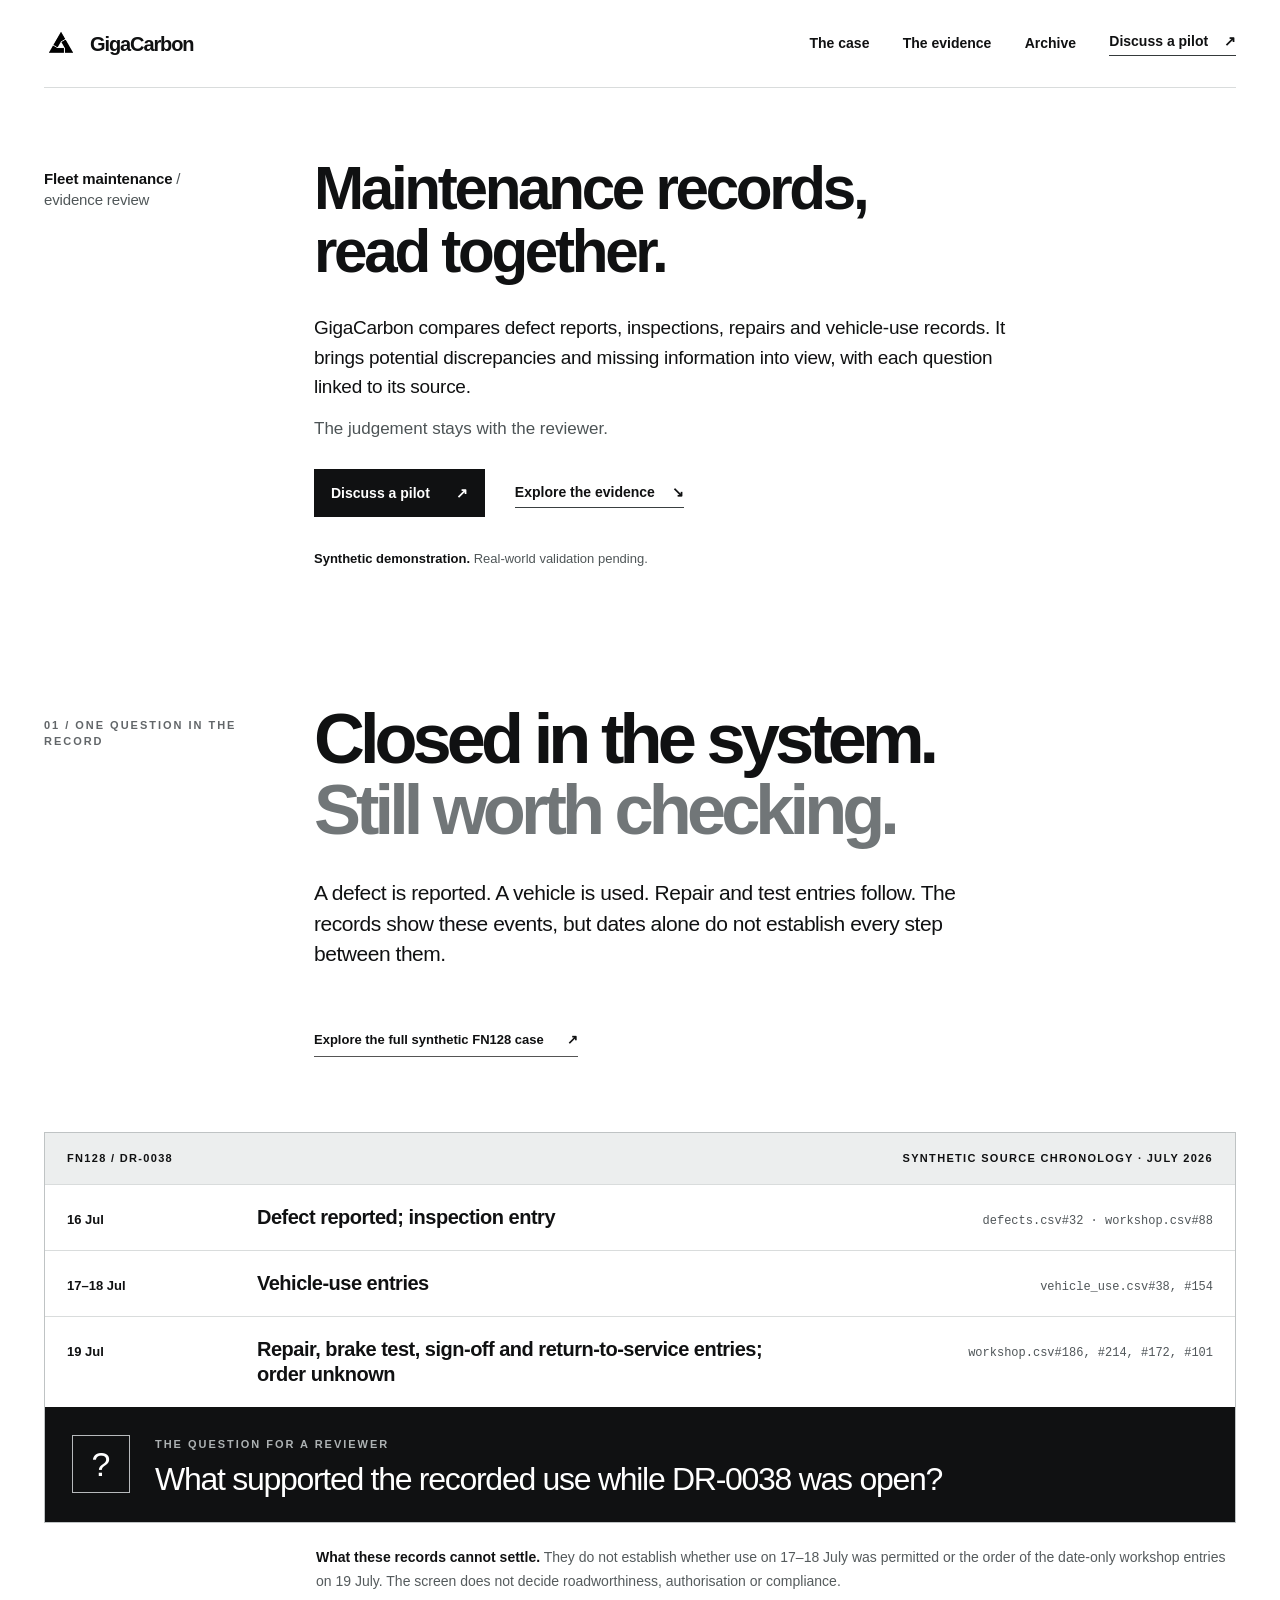
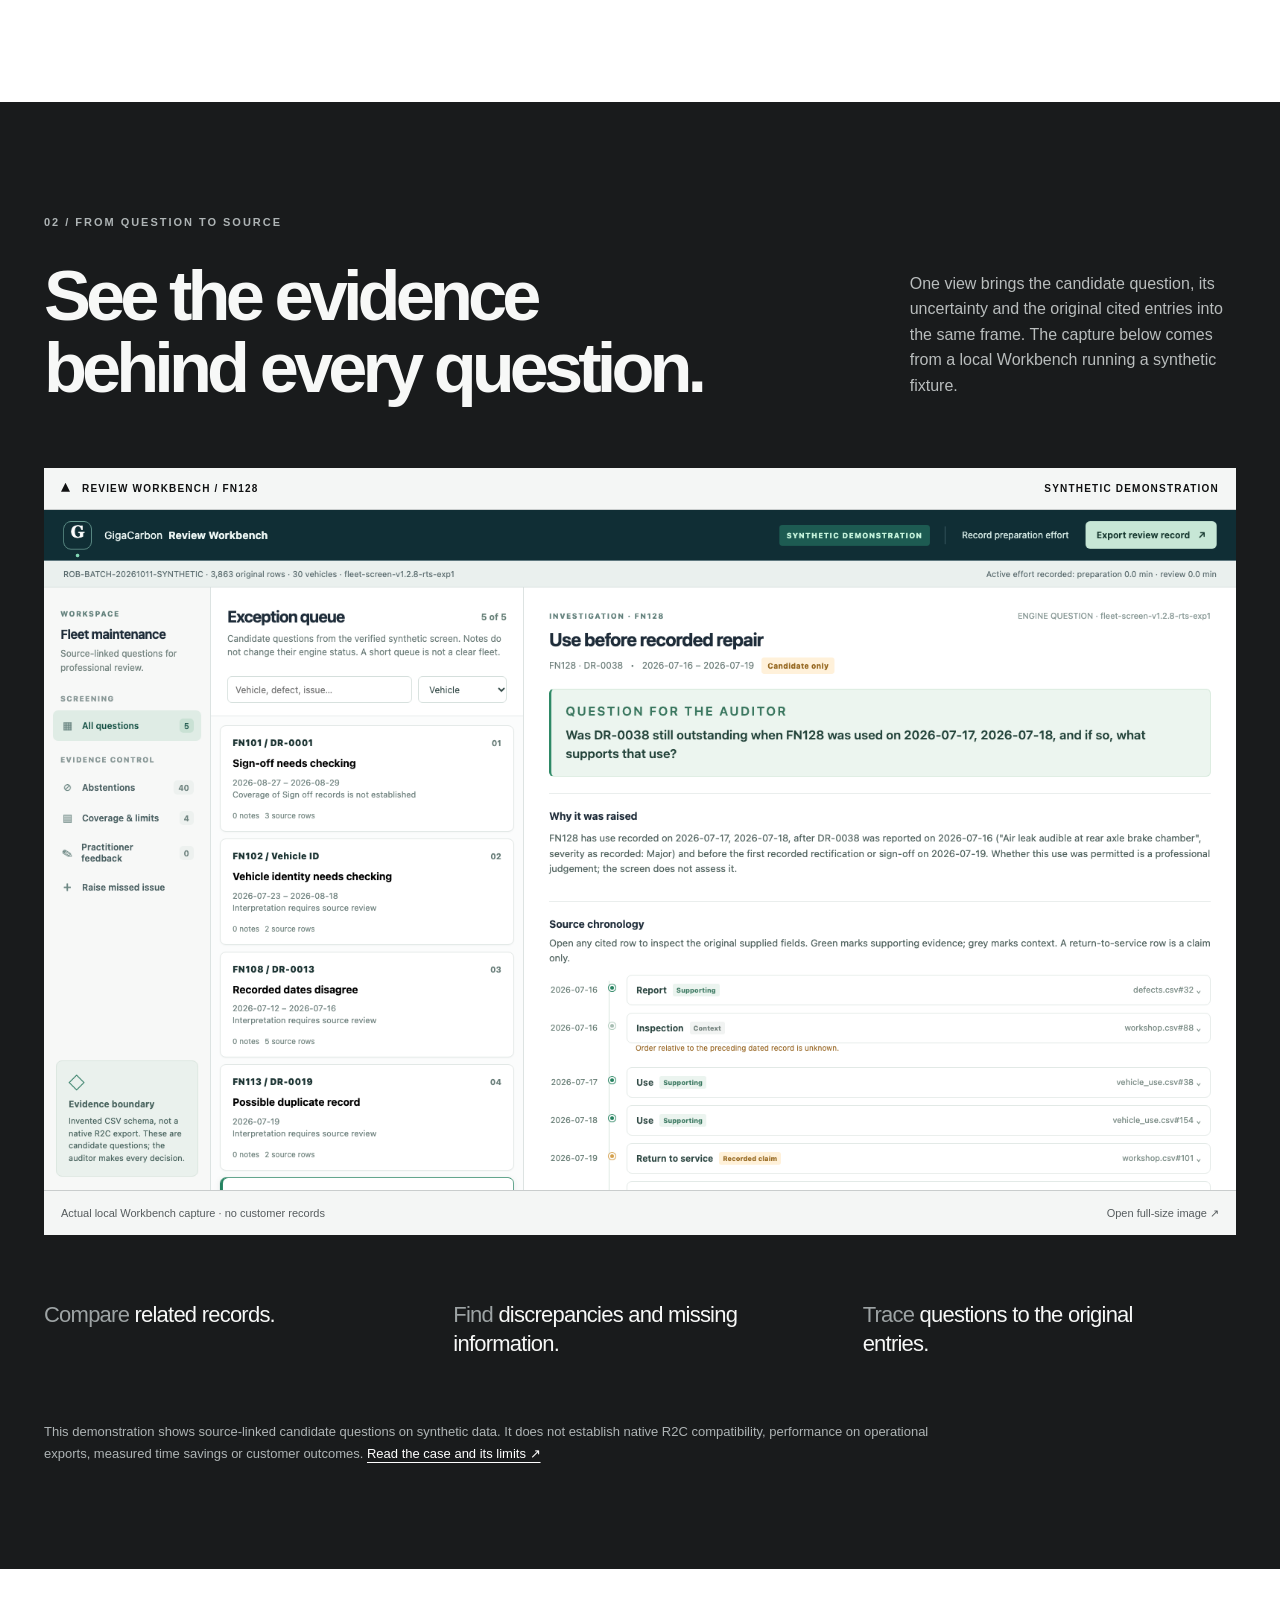
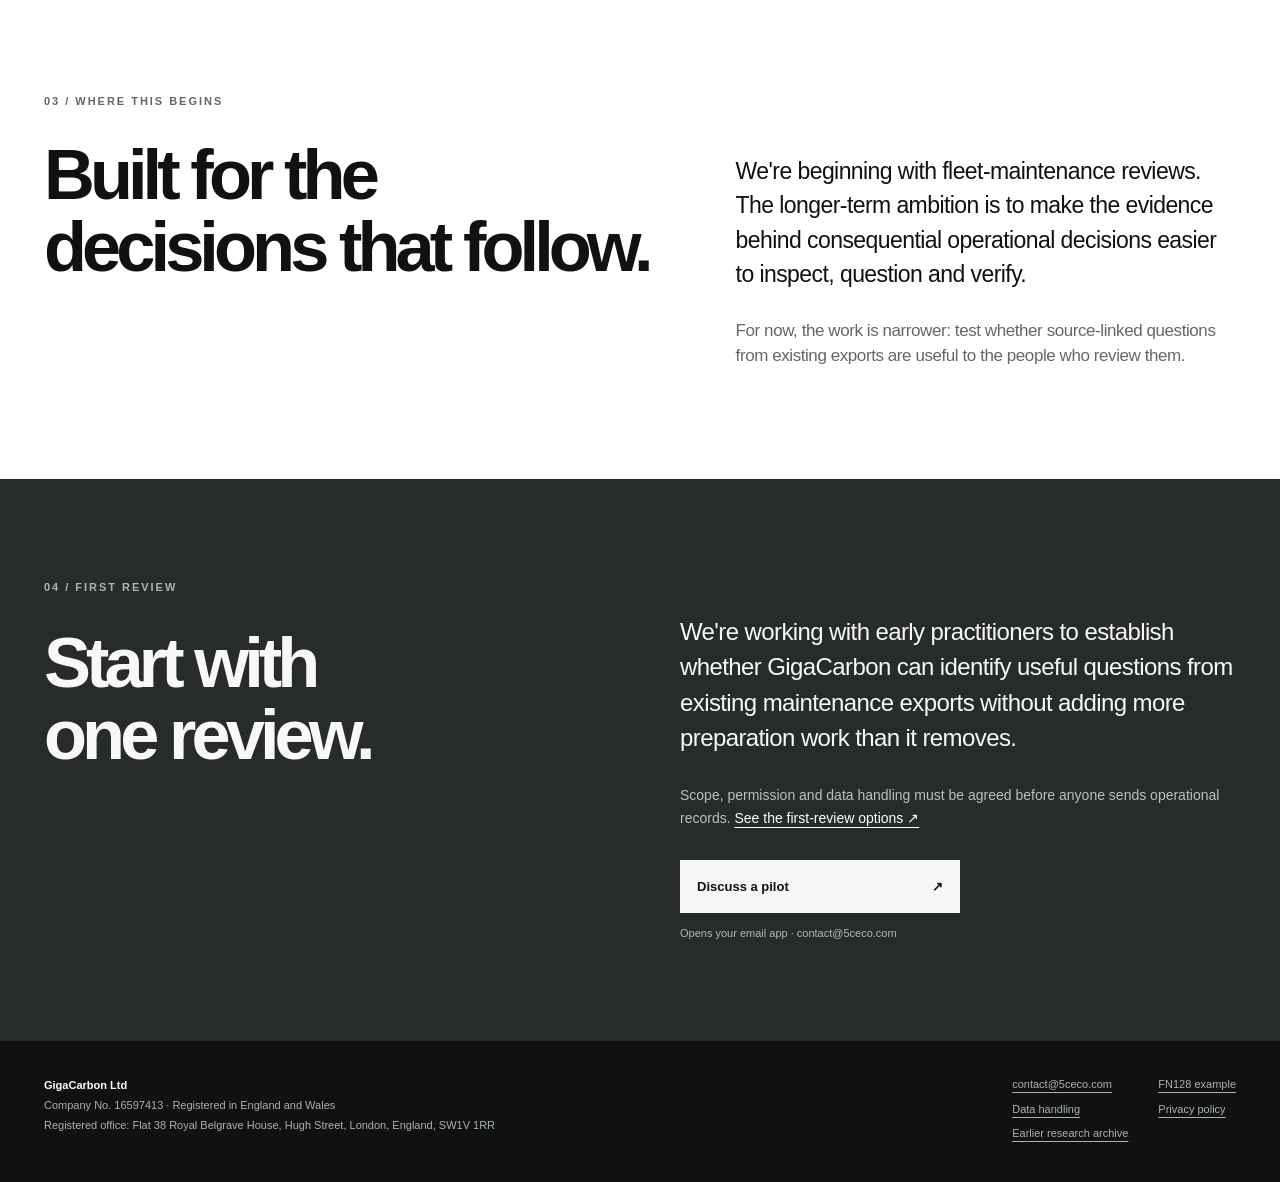
<file: index.html>
<!doctype html>
<html lang="en">
<head>
  <meta charset="utf-8">
  <meta name="viewport" content="width=device-width,initial-scale=1">
  <meta name="description" content="GigaCarbon cross-checks fleet-maintenance records and brings inconsistencies and missing evidence into view. Demonstrated on synthetic records; real-world validation pending.">
  <link rel="canonical" href="https://5ceco.com/">
  <link rel="icon" type="image/png" href="/assets/gigacarbon-triangle.png">
  <link rel="stylesheet" href="/assets/site.css">
  <meta property="og:type" content="website">
  <meta property="og:url" content="https://5ceco.com/">
  <meta property="og:title" content="GigaCarbon — Maintenance records, read together.">
  <meta property="og:description" content="Source-linked fleet-maintenance questions. Demonstrated on synthetic data; real-world validation pending.">
  <meta property="og:image" content="https://5ceco.com/assets/workbench/fn128-evidence.png">
  <meta property="og:image:alt" content="Synthetic GigaCarbon Review Workbench capture with an FN128 question and cited source chronology">
  <meta name="twitter:card" content="summary_large_image">
  <meta name="twitter:image" content="https://5ceco.com/assets/workbench/fn128-evidence.png">
  <title>GigaCarbon — Maintenance records, read together.</title>
  <script type="application/ld+json">
    {"@context":"https://schema.org","@type":"Organization","name":"GigaCarbon Ltd","url":"https://5ceco.com/","email":"contact@5ceco.com","identifier":"Company No. 16597413","address":{"@type":"PostalAddress","streetAddress":"Flat 38 Royal Belgrave House, Hugh Street","addressLocality":"London","postalCode":"SW1V 1RR","addressCountry":"GB"}}
  </script>
</head>
<body class="home hero-editorial">
  <a class="skip-link" href="#main">Skip to content</a>
  <header class="site-header"><div class="shell header-inner">
    <a class="brand" href="/" aria-label="GigaCarbon home"><img src="/assets/gigacarbon-triangle.png" alt="" width="34" height="34">GigaCarbon</a>
    <nav class="nav" aria-label="Primary"><a href="#case">The case</a><a href="#evidence">The evidence</a><a href="/archive/">Archive</a><a class="nav-contact" href="mailto:contact@5ceco.com?subject=Fleet%20maintenance%20pilot%20discussion">Discuss a pilot <span aria-hidden="true">↗</span></a></nav>
  </div></header>
  <main id="main" tabindex="-1">
    <section class="hero" aria-labelledby="home-title"><div class="shell hero-grid">
      <p class="hero-category">Fleet maintenance <span>/ evidence review</span></p>
      <div class="hero-content">
        <h1 id="home-title">Maintenance records,<br> read together.</h1>
        <p class="hero-summary">GigaCarbon compares defect reports, inspections, repairs and vehicle-use records. It brings potential discrepancies and missing information into view, with each question linked to its source.</p>
        <p class="hero-reviewer">The judgement stays with the reviewer.</p>
        <div class="hero-actions">
          <a class="hero-primary" href="mailto:contact@5ceco.com?subject=Fleet%20maintenance%20pilot%20discussion">Discuss a pilot <span aria-hidden="true">↗</span></a>
          <a class="hero-secondary" href="#evidence">Explore the evidence <span aria-hidden="true">↘</span></a>
        </div>
        <p class="hero-qualification"><strong>Synthetic demonstration.</strong> Real-world validation pending.</p>
      </div>
    </div></section>

    <section class="case-section" id="case" aria-labelledby="case-title"><div class="shell">
      <div class="section-heading"><p class="eyebrow">01 / One question in the record</p><h2 id="case-title">Closed in the system.<br><span>Still worth checking.</span></h2></div>
      <div class="case-intro"><p>A defect is reported. A vehicle is used. Repair and test entries follow. The records show these events, but dates alone do not establish every step between them.</p><a class="underlined-link" href="/evidence-demo/">Explore the full synthetic FN128 case <span aria-hidden="true">↗</span></a></div>
      <div class="chronology" aria-label="Synthetic FN128 source chronology">
        <div class="chronology-head"><span>FN128 / DR-0038</span><span>Synthetic source chronology · July 2026</span></div>
        <ol>
          <li><span class="chronology-date">16 Jul</span><span class="chronology-event">Defect reported; inspection entry</span><span class="chronology-source">defects.csv#32 · workshop.csv#88</span></li>
          <li><span class="chronology-date">17–18 Jul</span><span class="chronology-event">Vehicle-use entries</span><span class="chronology-source">vehicle_use.csv#38, #154</span></li>
          <li><span class="chronology-date">19 Jul</span><span class="chronology-event">Repair, brake test, sign-off and return-to-service entries; order unknown</span><span class="chronology-source">workshop.csv#186, #214, #172, #101</span></li>
        </ol>
        <div class="chronology-question"><span class="question-mark" aria-hidden="true">?</span><div><span class="mini-label">The question for a reviewer</span><p>What supported the recorded use while DR-0038 was open?</p></div></div>
      </div>
      <p class="case-limit"><strong>What these records cannot settle.</strong> They do not establish whether use on 17–18 July was permitted or the order of the date-only workshop entries on 19 July. The screen does not decide roadworthiness, authorisation or compliance.</p>
    </div></section>

    <section class="evidence-section" id="evidence" aria-labelledby="evidence-title"><div class="shell">
      <div class="evidence-lead"><div><p class="eyebrow">02 / From question to source</p><h2 id="evidence-title">See the evidence<br>behind every question.</h2></div><p>One view brings the candidate question, its uncertainty and the original cited entries into the same frame. The capture below comes from a local Workbench running a synthetic fixture.</p></div>
      <figure class="workbench-figure"><div class="workbench-topline"><span><span class="small-triangle" aria-hidden="true"></span> REVIEW WORKBENCH / FN128</span><span>SYNTHETIC DEMONSTRATION</span></div><a class="evidence-image-link" href="/assets/workbench/fn128-evidence.png" target="_blank" rel="noopener" aria-label="Open full-size synthetic FN128 Review Workbench screenshot with source references in a new tab"><img src="/assets/workbench/fn128-evidence.png" alt="Synthetic FN128 Review Workbench screen showing a candidate question, uncertainty and cited CSV source rows" width="1600" height="913"></a><figcaption><span>Actual local Workbench capture · no customer records</span><span>Open full-size image ↗</span></figcaption></figure>
      <div class="capability-row"><p><span>Compare</span> related records.</p><p><span>Find</span> discrepancies and missing information.</p><p><span>Trace</span> questions to the original entries.</p></div>
      <p class="evidence-limit">This demonstration shows source-linked candidate questions on synthetic data. It does not establish native R2C compatibility, performance on operational exports, measured time savings or customer outcomes. <a href="/evidence-demo/">Read the case and its limits ↗</a></p>
    </div></section>

    <section class="ambition-section" aria-labelledby="ambition-title"><div class="shell ambition-grid"><div><p class="eyebrow">03 / Where this begins</p><h2 id="ambition-title">Built for the decisions that follow.</h2></div><div><p>We're beginning with fleet-maintenance reviews. The longer-term ambition is to make the evidence behind consequential operational decisions easier to inspect, question and verify.</p><p>For now, the work is narrower: test whether source-linked questions from existing exports are useful to the people who review them.</p></div></div></section>

    <section class="pilot-section" aria-labelledby="pilot-title"><div class="shell pilot-grid"><div><p class="eyebrow">04 / First review</p><h2 id="pilot-title">Start with<br>one review.</h2></div><div class="pilot-copy"><p>We're working with early practitioners to establish whether GigaCarbon can identify useful questions from existing maintenance exports without adding more preparation work than it removes.</p><p class="handling-note">Scope, permission and data handling must be agreed before anyone sends operational records. <a href="/data-handling/">See the first-review options ↗</a></p><a class="action-primary" href="mailto:contact@5ceco.com?subject=Fleet%20maintenance%20pilot%20discussion">Discuss a pilot <span aria-hidden="true">↗</span></a><span class="email-note">Opens your email app · contact@5ceco.com</span></div></div></section>
  </main>
  <footer class="site-footer"><div class="shell footer-grid"><p><strong>GigaCarbon Ltd</strong><br>Company No. 16597413 · Registered in England and Wales<br>Registered office: Flat 38 Royal Belgrave House, Hugh Street, London, England, SW1V 1RR</p><nav class="footer-links" aria-label="Footer"><a href="mailto:contact@5ceco.com">contact@5ceco.com</a><a href="/evidence-demo/">FN128 example</a><a href="/data-handling/">Data handling</a><a href="/privacy/">Privacy policy</a><a href="/archive/">Earlier research archive</a></nav></div></footer>
</body>
</html>
</file>
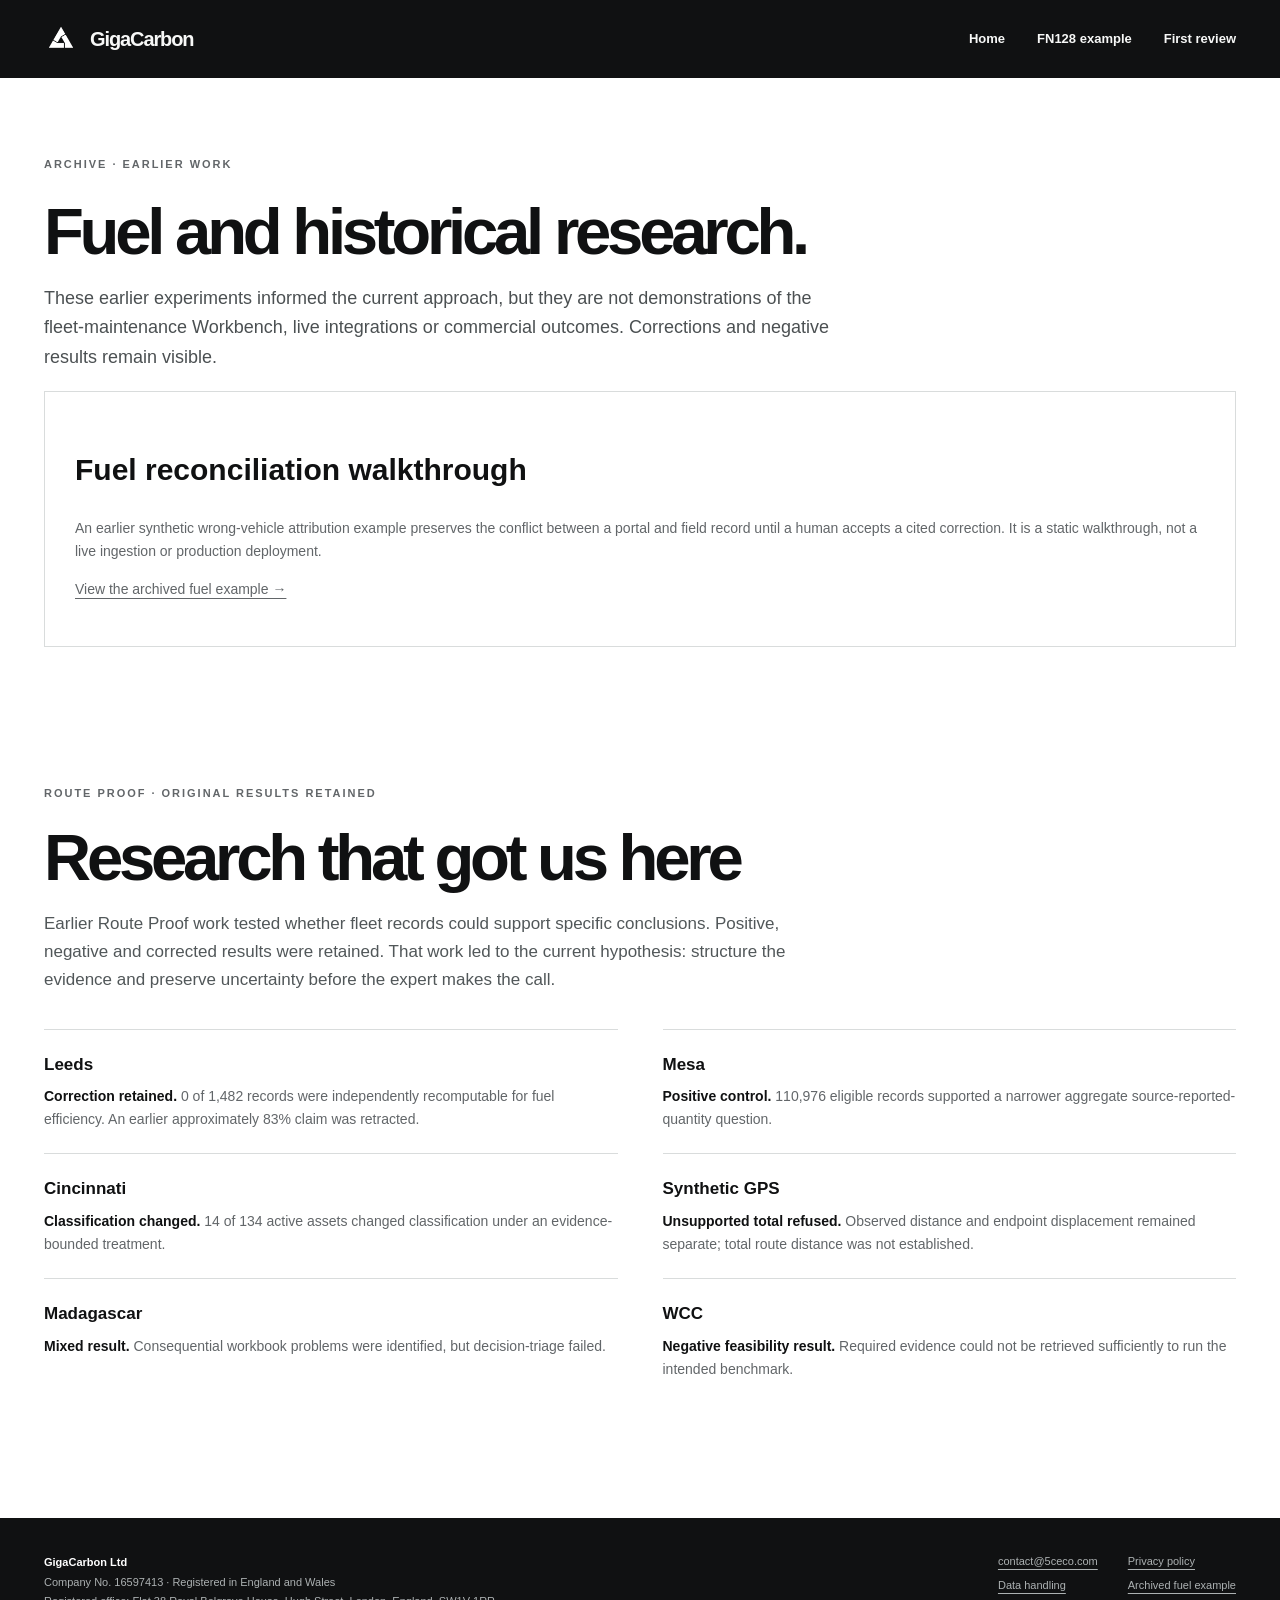
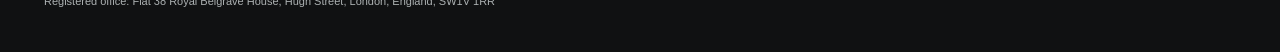
<file: archive/index.html>
<!doctype html>
<html lang="en">
<head>
  <meta charset="utf-8">
  <meta name="viewport" content="width=device-width,initial-scale=1">
  <meta name="description" content="Archive of GigaCarbon's earlier fuel reconciliation demonstration and Route Proof research, including corrections and negative results.">
  <link rel="canonical" href="https://5ceco.com/archive/">
  <link rel="icon" type="image/png" href="/assets/gigacarbon-triangle.png">
  <link rel="stylesheet" href="/assets/site.css">
  <title>Earlier research archive | GigaCarbon</title>
</head>
<body>
  <header class="site-header"><div class="shell header-inner"><a class="brand" href="/"><img src="/assets/gigacarbon-triangle.png" alt="" width="30" height="30">GigaCarbon</a><nav class="nav" aria-label="Primary"><a href="/">Home</a><a href="/evidence-demo/">FN128 example</a><a href="/data-handling/">First review</a></nav></div></header>
  <main>
    <section class="page-intro shell"><p class="eyebrow">Archive · earlier work</p><h1 class="page-title">Fuel and historical research.</h1><p>These earlier experiments informed the current approach, but they are not demonstrations of the fleet-maintenance Workbench, live integrations or commercial outcomes. Corrections and negative results remain visible.</p><div class="detail-panel"><h2>Fuel reconciliation walkthrough</h2><p>An earlier synthetic wrong-vehicle attribution example preserves the conflict between a portal and field record until a human accepts a cited correction. It is a static walkthrough, not a live ingestion or production deployment.</p><p><a href="/archive/fuel-reconciliation/">View the archived fuel example →</a></p></div></section>
    <section class="section"><div class="shell"><p class="eyebrow">Route Proof · original results retained</p><h2>Research that got us here</h2><p class="section-intro">Earlier Route Proof work tested whether fleet records could support specific conclusions. Positive, negative and corrected results were retained. That work led to the current hypothesis: structure the evidence and preserve uncertainty before the expert makes the call.</p><div class="archive-list"><article class="archive-item"><h3>Leeds</h3><p><strong>Correction retained.</strong> 0 of 1,482 records were independently recomputable for fuel efficiency. An earlier approximately 83% claim was retracted.</p></article><article class="archive-item"><h3>Mesa</h3><p><strong>Positive control.</strong> 110,976 eligible records supported a narrower aggregate source-reported-quantity question.</p></article><article class="archive-item"><h3>Cincinnati</h3><p><strong>Classification changed.</strong> 14 of 134 active assets changed classification under an evidence-bounded treatment.</p></article><article class="archive-item"><h3>Synthetic GPS</h3><p><strong>Unsupported total refused.</strong> Observed distance and endpoint displacement remained separate; total route distance was not established.</p></article><article class="archive-item"><h3>Madagascar</h3><p><strong>Mixed result.</strong> Consequential workbook problems were identified, but decision-triage failed.</p></article><article class="archive-item"><h3>WCC</h3><p><strong>Negative feasibility result.</strong> Required evidence could not be retrieved sufficiently to run the intended benchmark.</p></article></div></div></section>
  </main>
  <footer class="site-footer"><div class="shell footer-grid"><p><strong>GigaCarbon Ltd</strong><br>Company No. 16597413 · Registered in England and Wales<br>Registered office: Flat 38 Royal Belgrave House, Hugh Street, London, England, SW1V 1RR</p><nav class="footer-links" aria-label="Footer"><a href="mailto:contact@5ceco.com">contact@5ceco.com</a><a href="/privacy/">Privacy policy</a><a href="/data-handling/">Data handling</a><a href="/archive/fuel-reconciliation/">Archived fuel example</a></nav></div></footer>
</body>
</html>
</file>
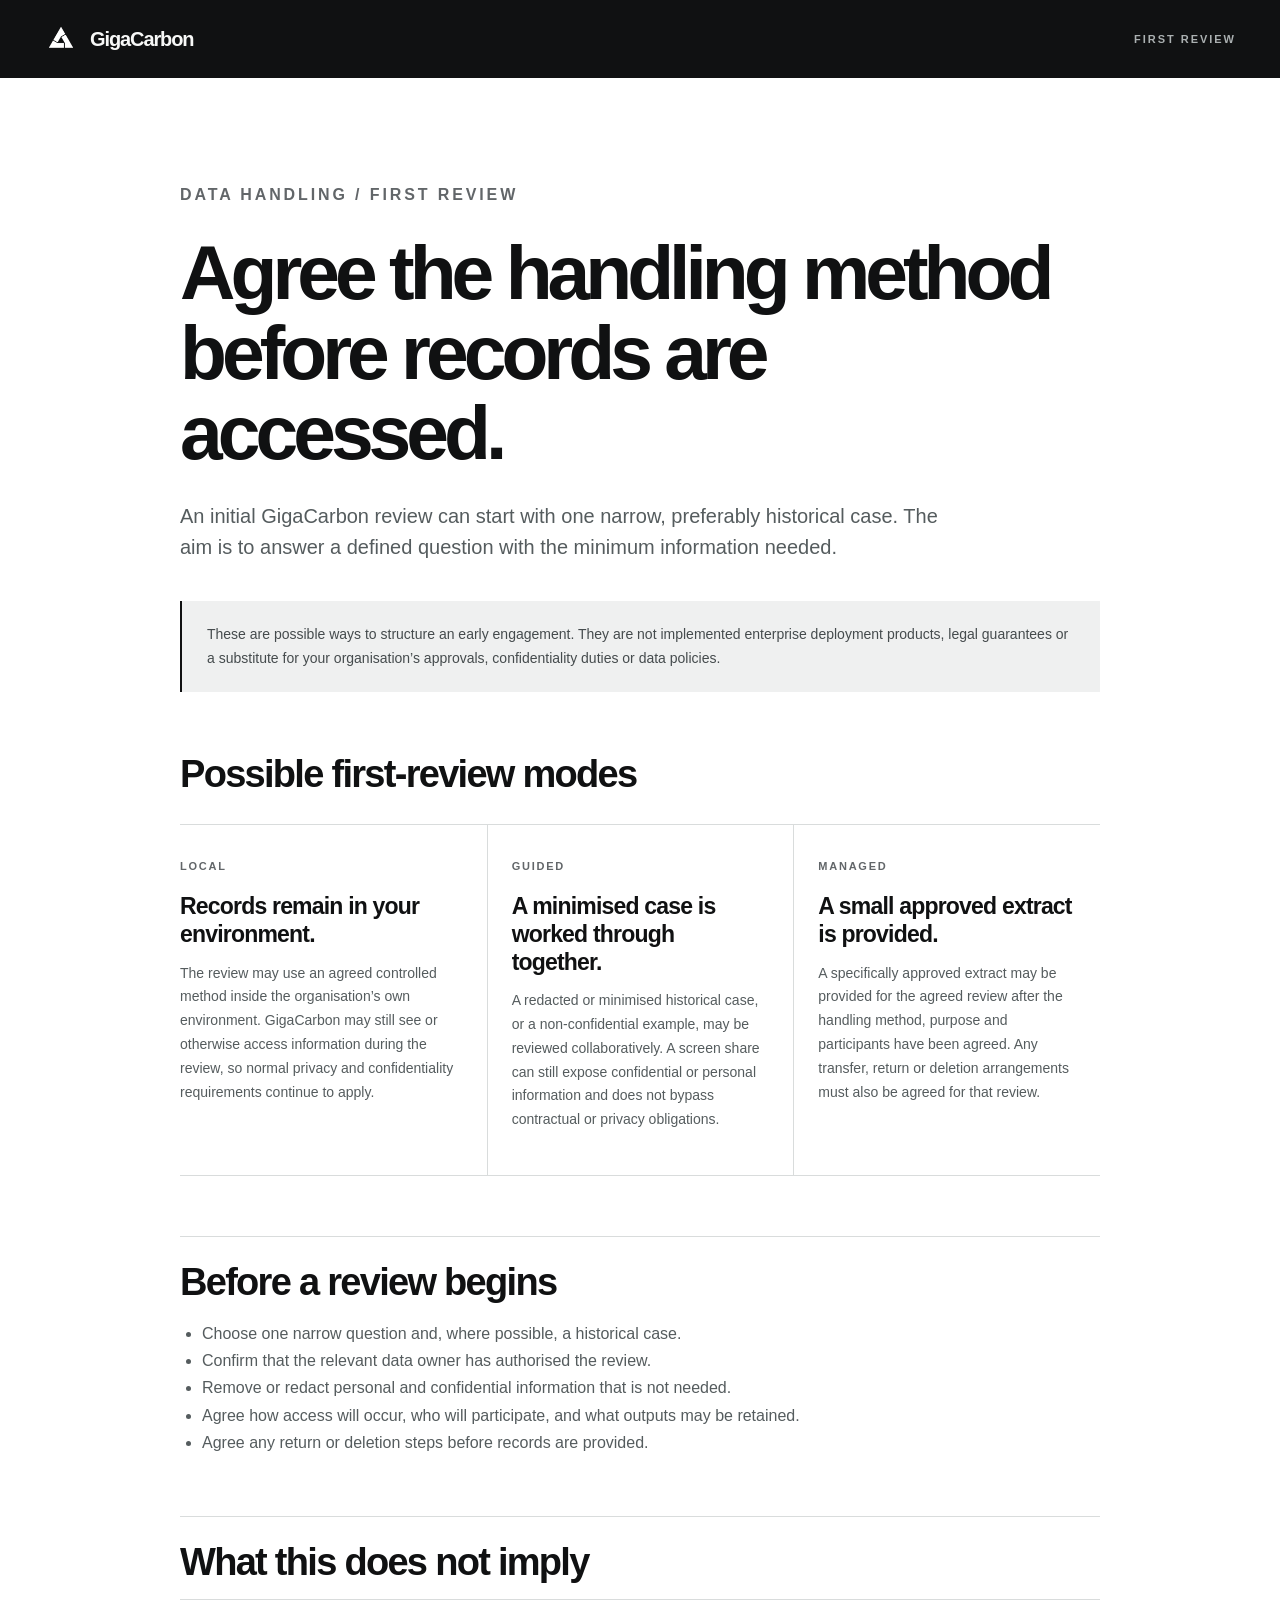
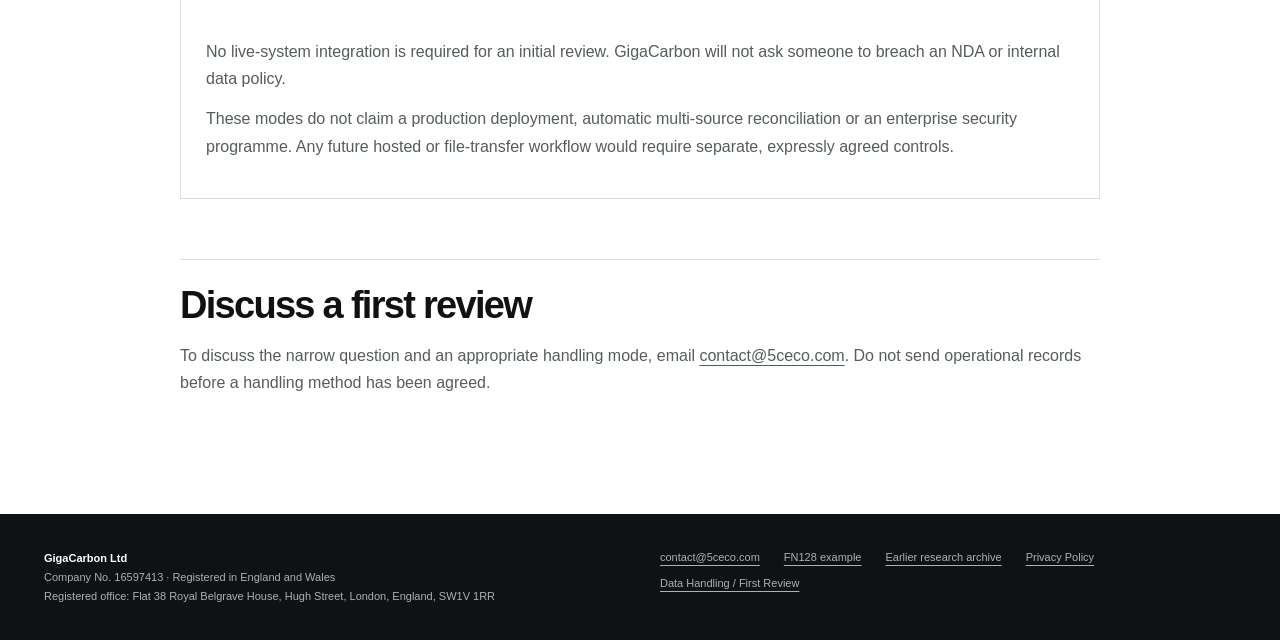
<file: data-handling/index.html>
<!doctype html>
<html lang="en">
<head>
  <meta charset="utf-8">
  <meta name="viewport" content="width=device-width,initial-scale=1">
  <meta name="description" content="Possible ways to structure a narrow first GigaCarbon review while minimising information and agreeing handling before access.">
  <link rel="canonical" href="https://5ceco.com/data-handling/">
  <title>Data Handling / First Review | GigaCarbon</title>
  <link rel="icon" type="image/png" href="/assets/gigacarbon-triangle.png">
  <link rel="stylesheet" href="/assets/site.css">
</head>
<body class="document-page handling-page">
  <nav class="site-nav" aria-label="Primary"><a class="wordmark" href="/" aria-label="GigaCarbon home"><img src="/assets/gigacarbon-triangle.png" alt="" width="30" height="30">GigaCarbon</a><span class="site-nav__right">First review</span></nav>
  <main>
    <p class="eyebrow">Data Handling / First Review</p>
    <h1>Agree the handling method before records are accessed.</h1>
    <p class="intro">An initial GigaCarbon review can start with one narrow, preferably historical case. The aim is to answer a defined question with the minimum information needed.</p>
    <div class="notice">These are possible ways to structure an early engagement. They are not implemented enterprise deployment products, legal guarantees or a substitute for your organisation’s approvals, confidentiality duties or data policies.</div>

    <h2>Possible first-review modes</h2>
    <div class="modes">
      <section class="mode"><span class="mode-label">Local</span><h3>Records remain in your environment.</h3><p>The review may use an agreed controlled method inside the organisation’s own environment. GigaCarbon may still see or otherwise access information during the review, so normal privacy and confidentiality requirements continue to apply.</p></section>
      <section class="mode"><span class="mode-label">Guided</span><h3>A minimised case is worked through together.</h3><p>A redacted or minimised historical case, or a non-confidential example, may be reviewed collaboratively. A screen share can still expose confidential or personal information and does not bypass contractual or privacy obligations.</p></section>
      <section class="mode"><span class="mode-label">Managed</span><h3>A small approved extract is provided.</h3><p>A specifically approved extract may be provided for the agreed review after the handling method, purpose and participants have been agreed. Any transfer, return or deletion arrangements must also be agreed for that review.</p></section>
    </div>

    <h2>Before a review begins</h2>
    <ul>
      <li>Choose one narrow question and, where possible, a historical case.</li>
      <li>Confirm that the relevant data owner has authorised the review.</li>
      <li>Remove or redact personal and confidential information that is not needed.</li>
      <li>Agree how access will occur, who will participate, and what outputs may be retained.</li>
      <li>Agree any return or deletion steps before records are provided.</li>
    </ul>

    <h2>What this does not imply</h2>
    <div class="limits">
      <p>No live-system integration is required for an initial review. GigaCarbon will not ask someone to breach an NDA or internal data policy.</p>
      <p>These modes do not claim a production deployment, automatic multi-source reconciliation or an enterprise security programme. Any future hosted or file-transfer workflow would require separate, expressly agreed controls.</p>
    </div>

    <h2>Discuss a first review</h2>
    <p>To discuss the narrow question and an appropriate handling mode, email <a href="mailto:contact@5ceco.com">contact@5ceco.com</a>. Do not send operational records before a handling method has been agreed.</p>
  </main>
  <footer class="site-footer">
    <div class="site-footer__inner">
      <p><strong>GigaCarbon Ltd</strong><br>Company No. 16597413 · Registered in England and Wales<br>Registered office: Flat 38 Royal Belgrave House, Hugh Street, London, England, SW1V 1RR</p>
      <div class="site-footer__links"><a href="mailto:contact@5ceco.com">contact@5ceco.com</a><a href="/evidence-demo/">FN128 example</a><a href="/archive/">Earlier research archive</a><a href="/privacy/">Privacy Policy</a><a href="/data-handling/" aria-current="page">Data Handling / First Review</a></div>
    </div>
  </footer>
</body>
</html>
</file>
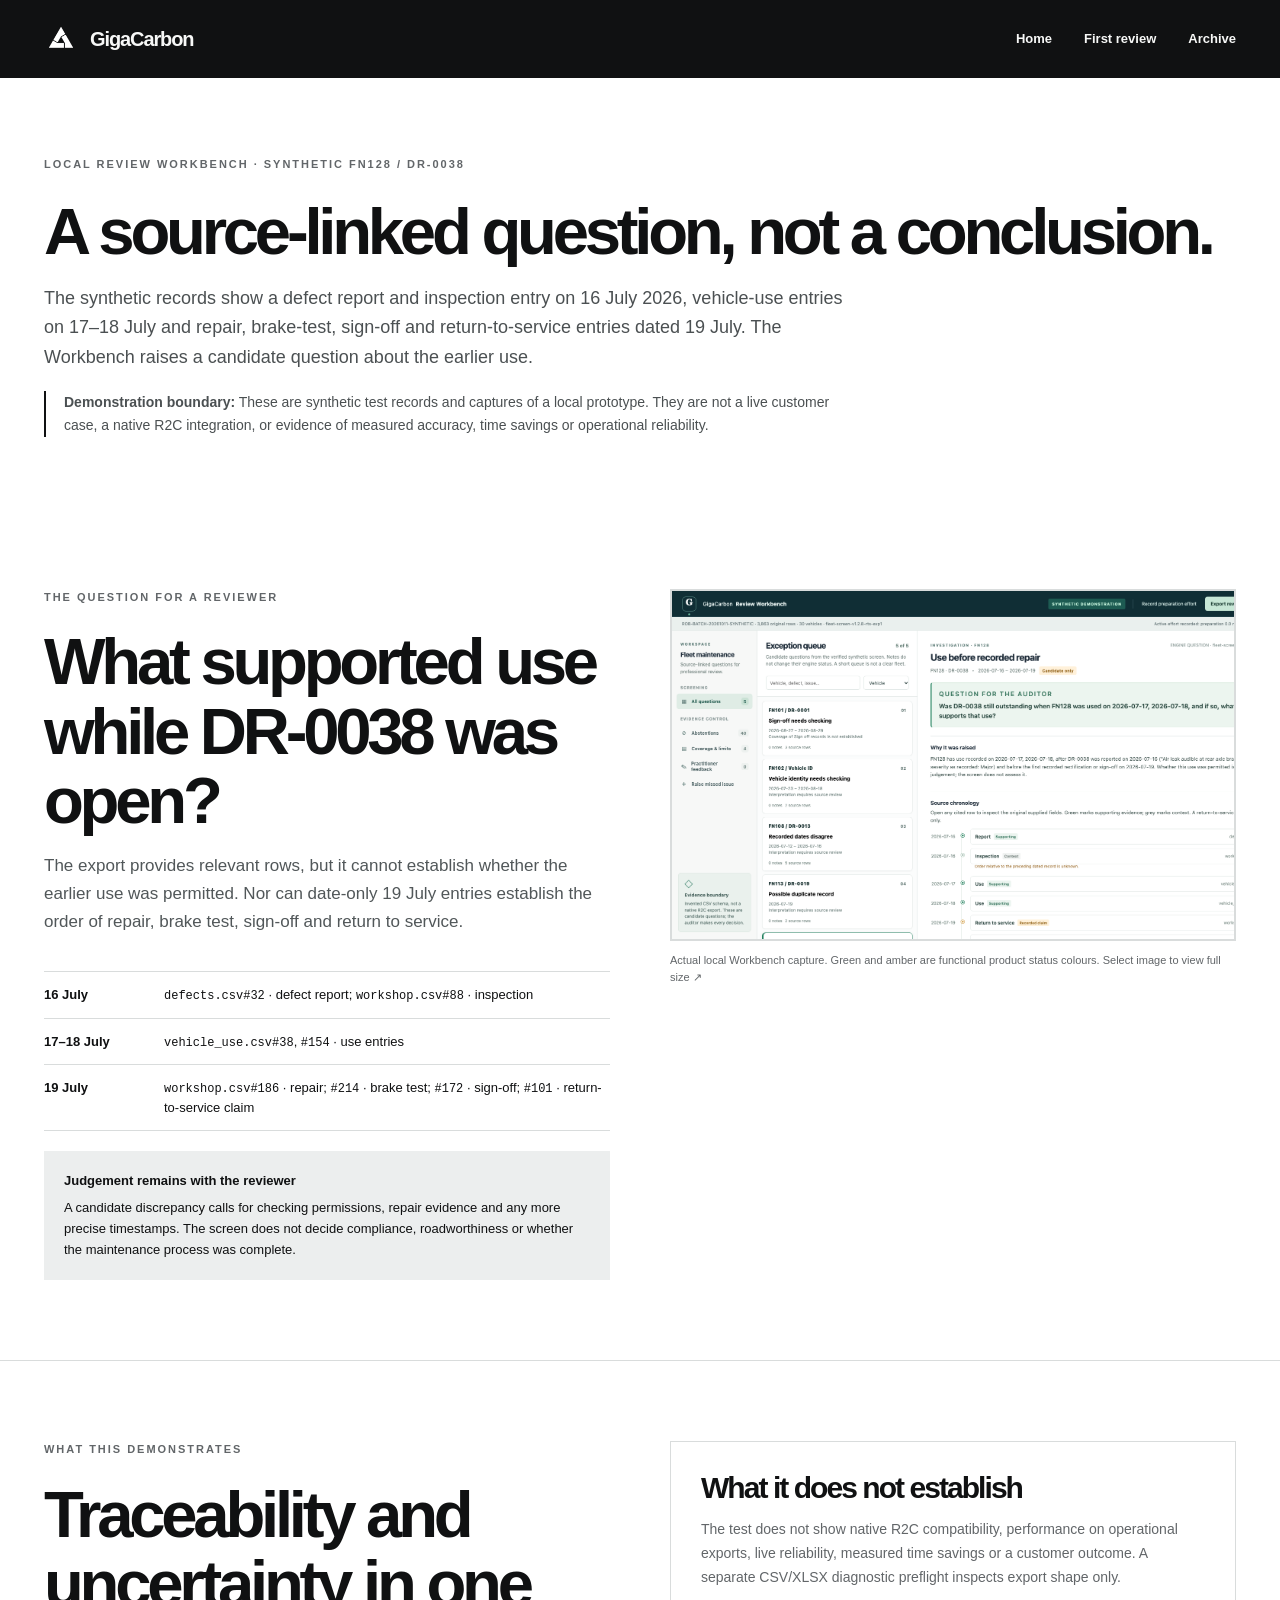
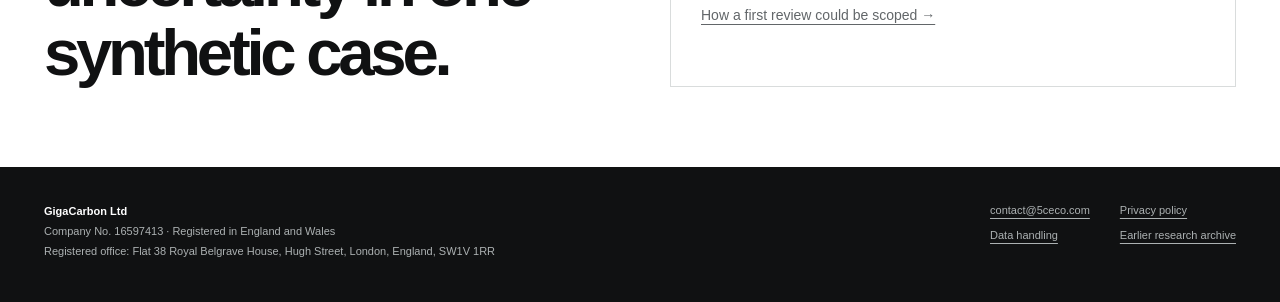
<file: evidence-demo/index.html>
<!doctype html>
<html lang="en">
<head>
  <meta charset="utf-8">
  <meta name="viewport" content="width=device-width,initial-scale=1">
  <meta name="description" content="Synthetic FN128 fleet-maintenance evidence walkthrough from GigaCarbon's local Review Workbench.">
  <link rel="canonical" href="https://5ceco.com/evidence-demo/">
  <link rel="icon" type="image/png" href="/assets/gigacarbon-triangle.png">
  <link rel="stylesheet" href="/assets/site.css">
  <meta property="og:type" content="article">
  <meta property="og:url" content="https://5ceco.com/evidence-demo/">
  <meta property="og:title" content="FN128 synthetic case | GigaCarbon">
  <meta property="og:description" content="A source-linked fleet-maintenance question from synthetic records, with the evidence and limits shown together.">
  <meta property="og:image" content="https://5ceco.com/assets/workbench/fn128-evidence.png">
  <meta property="og:image:alt" content="Synthetic FN128 Review Workbench capture showing cited source rows">
  <meta name="twitter:card" content="summary_large_image">
  <title>FN128 synthetic case | GigaCarbon</title>
</head>
<body>
  <header class="site-header"><div class="shell header-inner"><a class="brand" href="/"><img src="/assets/gigacarbon-triangle.png" alt="" width="30" height="30">GigaCarbon</a><nav class="nav" aria-label="Primary"><a href="/" >Home</a><a href="/data-handling/">First review</a><a href="/archive/">Archive</a></nav></div></header>
  <main>
    <section class="page-intro shell"><p class="eyebrow">Local Review Workbench · synthetic FN128 / DR-0038</p><h1 class="page-title">A source-linked question, not a conclusion.</h1><p>The synthetic records show a defect report and inspection entry on 16 July 2026, vehicle-use entries on 17–18 July and repair, brake-test, sign-off and return-to-service entries dated 19 July. The Workbench raises a candidate question about the earlier use.</p><p class="boundary"><strong>Demonstration boundary:</strong> These are synthetic test records and captures of a local prototype. They are not a live customer case, a native R2C integration, or evidence of measured accuracy, time savings or operational reliability.</p></section>
    <section class="section case"><div class="shell case-grid"><div><p class="eyebrow">The question for a reviewer</p><h2>What supported use while DR-0038 was open?</h2><p class="section-intro">The export provides relevant rows, but it cannot establish whether the earlier use was permitted. Nor can date-only 19 July entries establish the order of repair, brake test, sign-off and return to service.</p><div class="timeline"><div class="timeline-item"><b>16 July</b><span><code>defects.csv#32</code> · defect report; <code>workshop.csv#88</code> · inspection</span></div><div class="timeline-item"><b>17–18 July</b><span><code>vehicle_use.csv#38</code>, <code>#154</code> · use entries</span></div><div class="timeline-item"><b>19 July</b><span><code>workshop.csv#186</code> · repair; <code>#214</code> · brake test; <code>#172</code> · sign-off; <code>#101</code> · return-to-service claim</span></div></div><div class="uncertainty"><strong>Judgement remains with the reviewer</strong><p>A candidate discrepancy calls for checking permissions, repair evidence and any more precise timestamps. The screen does not decide compliance, roadworthiness or whether the maintenance process was complete.</p></div></div><div class="case-visual"><figure><div class="image-frame"><a class="evidence-image-link" href="/assets/workbench/fn128-evidence.png" target="_blank" rel="noopener" aria-label="Open full-size synthetic FN128 Review Workbench screenshot with source references in a new tab"><img src="/assets/workbench/fn128-evidence.png" alt="Synthetic FN128 Review Workbench screen showing a candidate question, uncertainty and cited CSV source rows" width="1600" height="913"></a></div><figcaption class="caption">Actual local Workbench capture. Green and amber are functional product status colours. Select image to view full size ↗</figcaption></figure></div></div></section>
    <section class="section"><div class="shell limits-grid"><div><p class="eyebrow">What this demonstrates</p><h2>Traceability and uncertainty in one synthetic case.</h2></div><div class="detail-panel"><h2>What it does not establish</h2><p>The test does not show native R2C compatibility, performance on operational exports, live reliability, measured time savings or a customer outcome. A separate CSV/XLSX diagnostic preflight inspects export shape only.</p><p><a href="/data-handling/">How a first review could be scoped →</a></p></div></div></section>
  </main>
  <footer class="site-footer"><div class="shell footer-grid"><p><strong>GigaCarbon Ltd</strong><br>Company No. 16597413 · Registered in England and Wales<br>Registered office: Flat 38 Royal Belgrave House, Hugh Street, London, England, SW1V 1RR</p><nav class="footer-links" aria-label="Footer"><a href="mailto:contact@5ceco.com">contact@5ceco.com</a><a href="/privacy/">Privacy policy</a><a href="/data-handling/">Data handling</a><a href="/archive/">Earlier research archive</a></nav></div></footer>
</body>
</html>
</file>
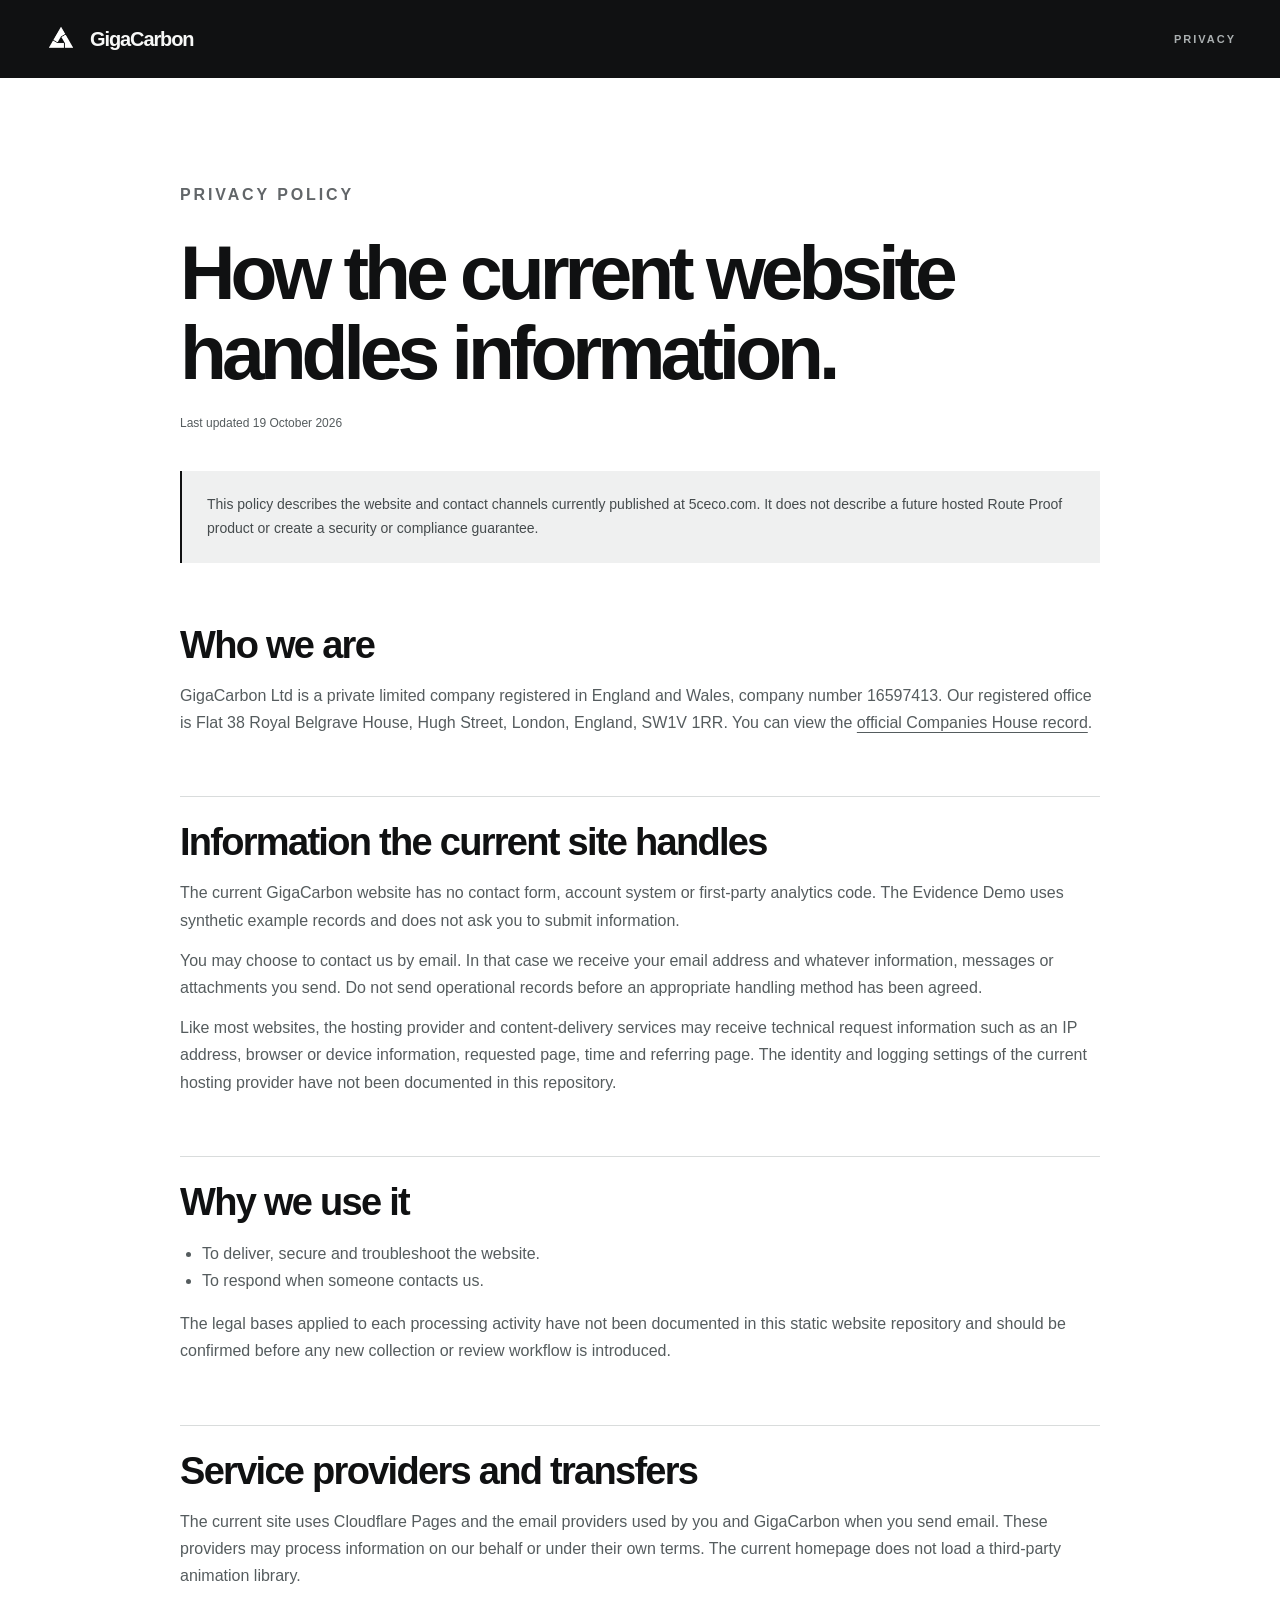
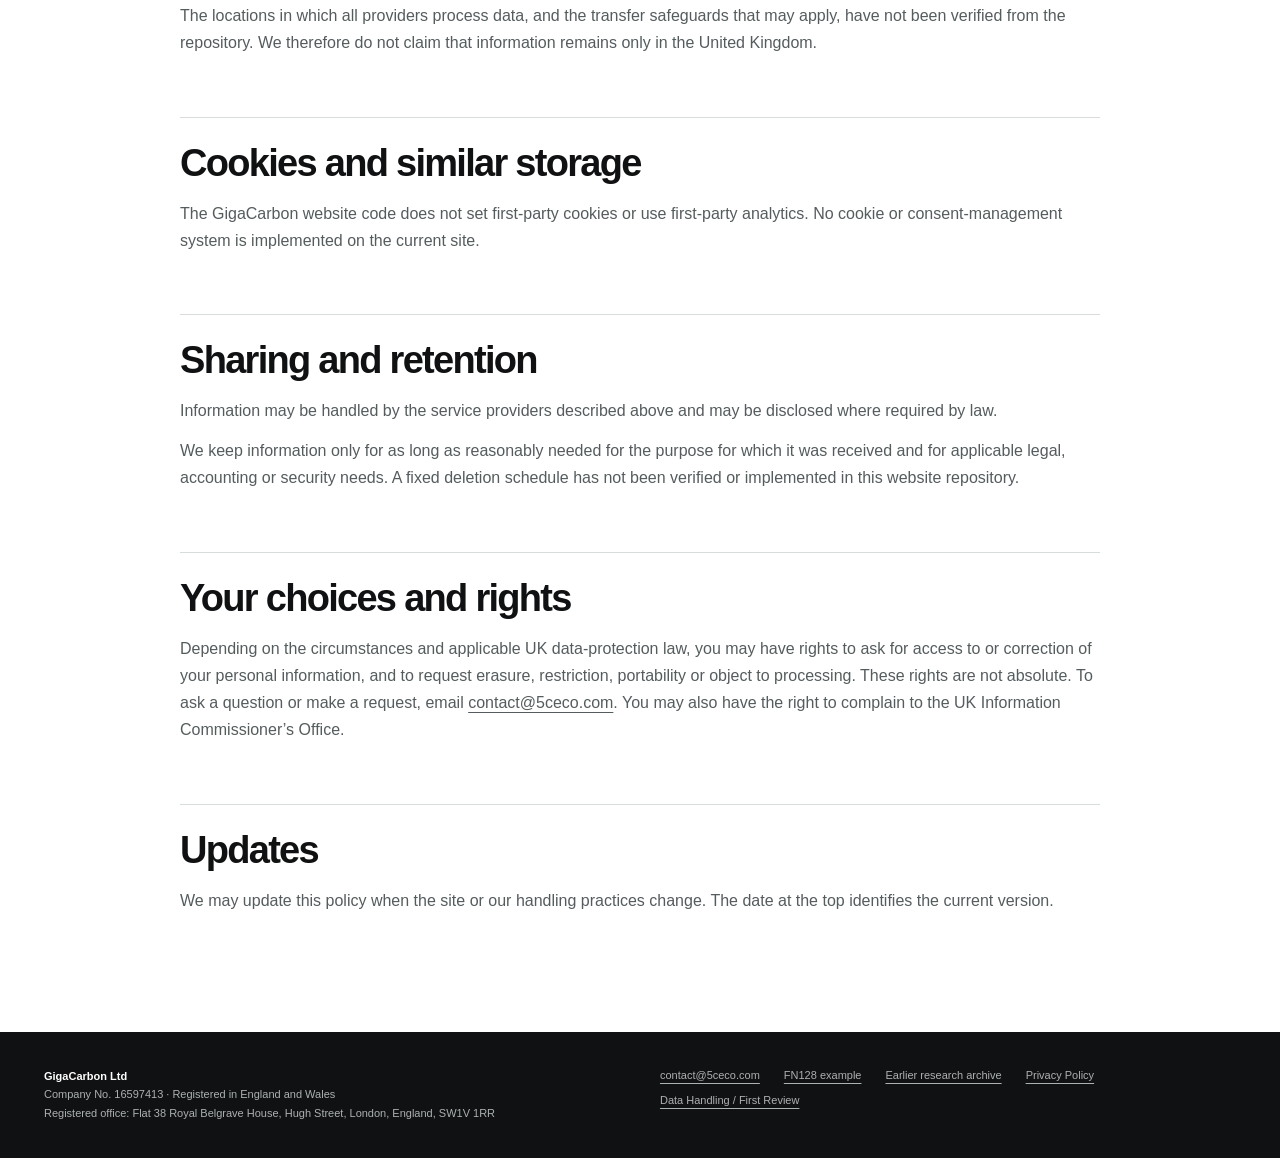
<file: privacy/index.html>
<!doctype html>
<html lang="en">
<head>
  <meta charset="utf-8">
  <meta name="viewport" content="width=device-width,initial-scale=1">
  <meta name="description" content="How GigaCarbon handles information submitted through its current website and contact channels.">
  <link rel="canonical" href="https://5ceco.com/privacy/">
  <title>Privacy Policy | GigaCarbon</title>
  <link rel="icon" type="image/png" href="/assets/gigacarbon-triangle.png">
  <link rel="stylesheet" href="/assets/site.css">
</head>
<body class="document-page privacy-page">
  <nav class="site-nav" aria-label="Primary"><a class="wordmark" href="/" aria-label="GigaCarbon home"><img src="/assets/gigacarbon-triangle.png" alt="" width="30" height="30">GigaCarbon</a><span class="site-nav__right">Privacy</span></nav>
  <main>
    <p class="eyebrow">Privacy Policy</p>
    <h1>How the current website handles information.</h1>
    <p class="updated">Last updated 19 October 2026</p>
    <div class="notice">This policy describes the website and contact channels currently published at 5ceco.com. It does not describe a future hosted Route Proof product or create a security or compliance guarantee.</div>

    <h2>Who we are</h2>
    <p>GigaCarbon Ltd is a private limited company registered in England and Wales, company number 16597413. Our registered office is Flat 38 Royal Belgrave House, Hugh Street, London, England, SW1V 1RR. You can view the <a href="https://find-and-update.company-information.service.gov.uk/company/16597413">official Companies House record</a>.</p>

    <h2>Information the current site handles</h2>
    <p>The current GigaCarbon website has no contact form, account system or first-party analytics code. The Evidence Demo uses synthetic example records and does not ask you to submit information.</p>
    <p>You may choose to contact us by email. In that case we receive your email address and whatever information, messages or attachments you send. Do not send operational records before an appropriate handling method has been agreed.</p>
    <p>Like most websites, the hosting provider and content-delivery services may receive technical request information such as an IP address, browser or device information, requested page, time and referring page. The identity and logging settings of the current hosting provider have not been documented in this repository.</p>

    <h2>Why we use it</h2>
    <ul>
      <li>To deliver, secure and troubleshoot the website.</li>
      <li>To respond when someone contacts us.</li>
    </ul>
    <p>The legal bases applied to each processing activity have not been documented in this static website repository and should be confirmed before any new collection or review workflow is introduced.</p>

    <h2>Service providers and transfers</h2>
    <p>The current site uses Cloudflare Pages and the email providers used by you and GigaCarbon when you send email. These providers may process information on our behalf or under their own terms. The current homepage does not load a third-party animation library.</p>
    <p>The locations in which all providers process data, and the transfer safeguards that may apply, have not been verified from the repository. We therefore do not claim that information remains only in the United Kingdom.</p>

    <h2>Cookies and similar storage</h2>
    <p>The GigaCarbon website code does not set first-party cookies or use first-party analytics. No cookie or consent-management system is implemented on the current site.</p>

    <h2>Sharing and retention</h2>
    <p>Information may be handled by the service providers described above and may be disclosed where required by law.</p>
    <p>We keep information only for as long as reasonably needed for the purpose for which it was received and for applicable legal, accounting or security needs. A fixed deletion schedule has not been verified or implemented in this website repository.</p>

    <h2>Your choices and rights</h2>
    <p>Depending on the circumstances and applicable UK data-protection law, you may have rights to ask for access to or correction of your personal information, and to request erasure, restriction, portability or object to processing. These rights are not absolute. To ask a question or make a request, email <a href="mailto:contact@5ceco.com">contact@5ceco.com</a>. You may also have the right to complain to the UK Information Commissioner’s Office.</p>

    <h2>Updates</h2>
    <p>We may update this policy when the site or our handling practices change. The date at the top identifies the current version.</p>
  </main>
  <footer class="site-footer">
    <div class="site-footer__inner">
      <p><strong>GigaCarbon Ltd</strong><br>Company No. 16597413 · Registered in England and Wales<br>Registered office: Flat 38 Royal Belgrave House, Hugh Street, London, England, SW1V 1RR</p>
      <div class="site-footer__links"><a href="mailto:contact@5ceco.com">contact@5ceco.com</a><a href="/evidence-demo/">FN128 example</a><a href="/archive/">Earlier research archive</a><a href="/privacy/" aria-current="page">Privacy Policy</a><a href="/data-handling/">Data Handling / First Review</a></div>
    </div>
  </footer>
</body>
</html>
</file>
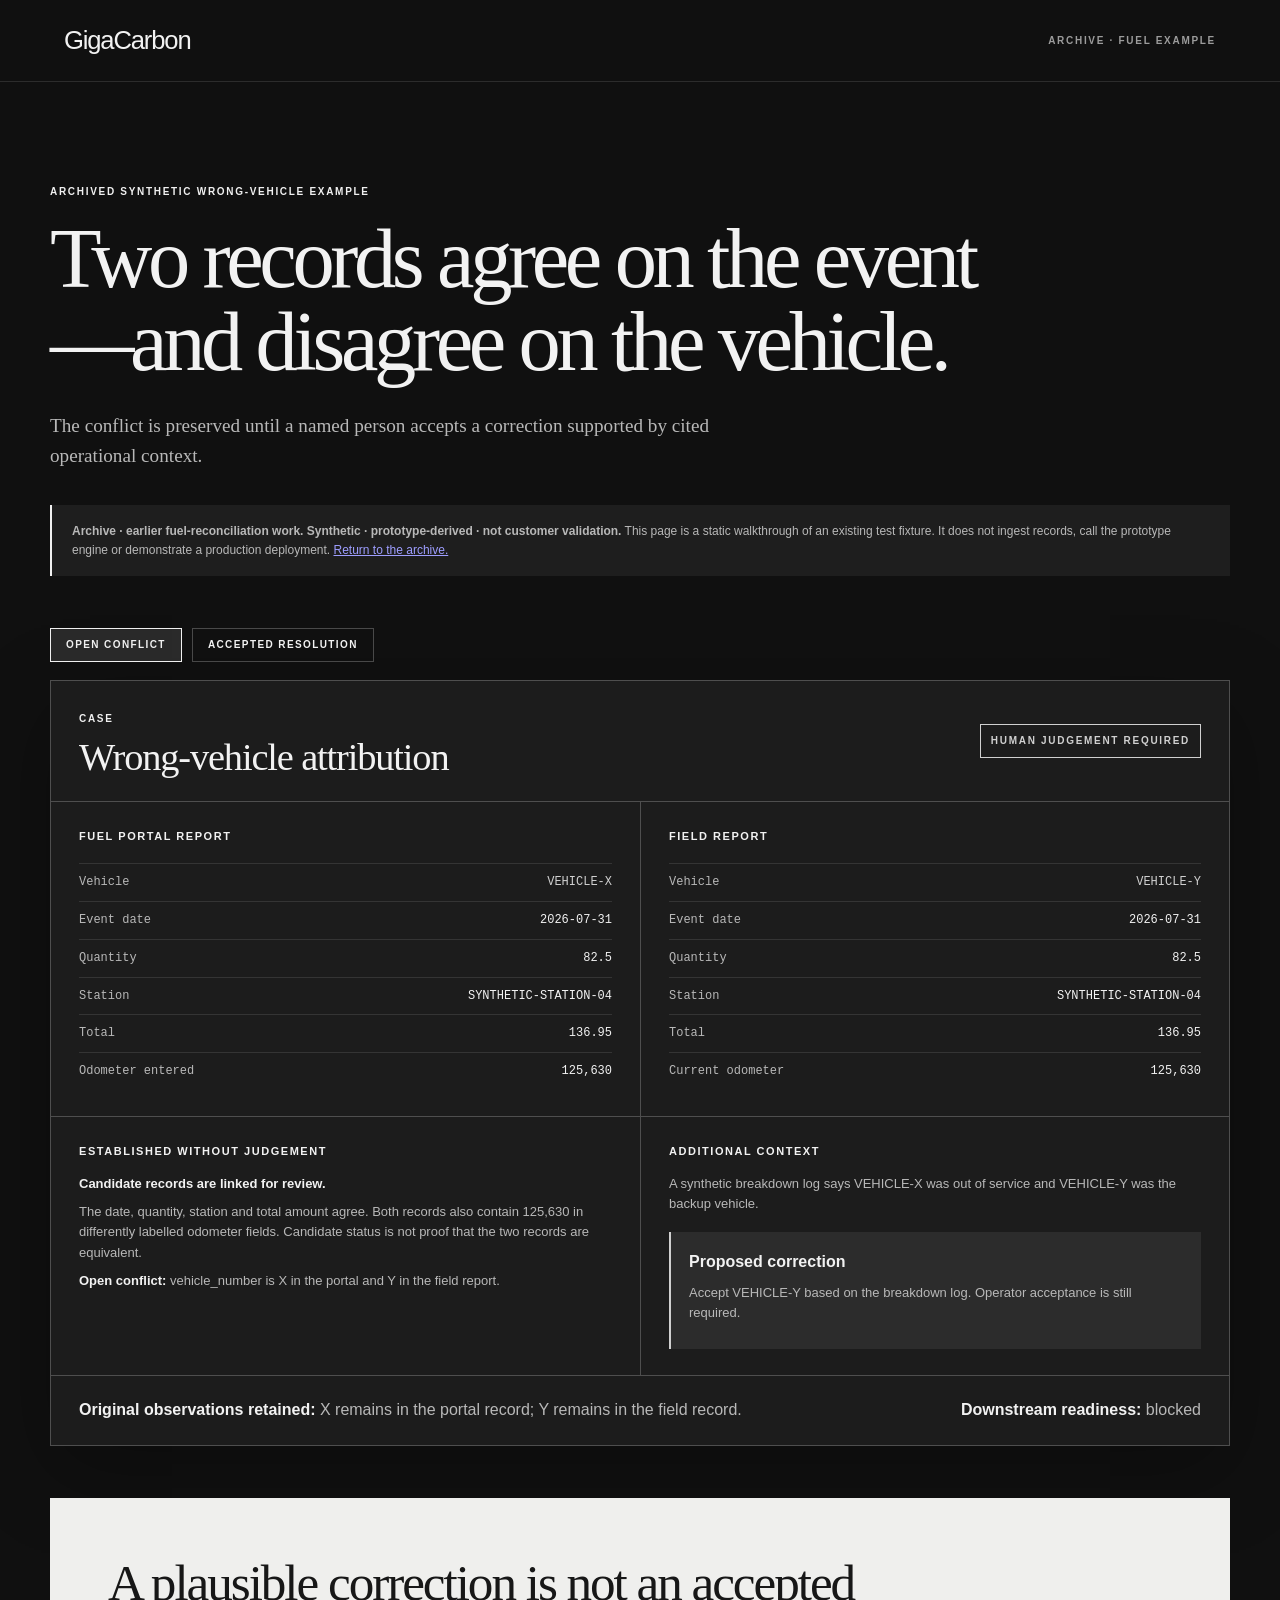
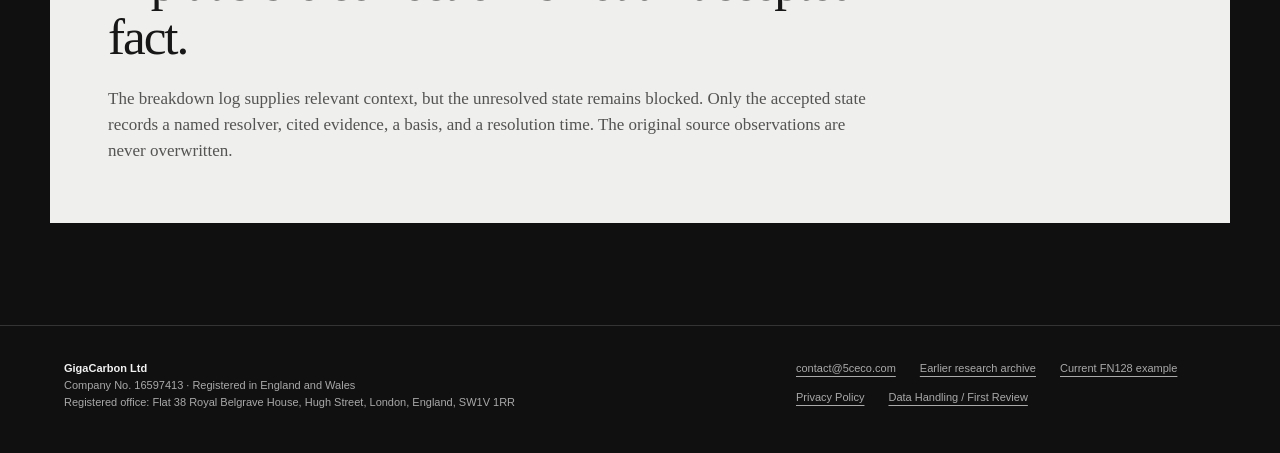
<file: archive/fuel-reconciliation/index.html>
<!doctype html>
<html lang="en">
<head>
  <meta charset="utf-8">
  <meta name="viewport" content="width=device-width,initial-scale=1">
  <meta name="description" content="A synthetic GigaCarbon walkthrough showing how conflicting vehicle attribution remains unresolved until a cited human decision is accepted.">
  <link rel="canonical" href="https://5ceco.com/archive/fuel-reconciliation/">
  <title>Archived fuel example | GigaCarbon</title>
  <style>
    :root{color-scheme:dark;--bg:#101010;--panel:#1c1c1c;--ink:#f2f2f2;--muted:#b8b8b8;--green:#f0f0f0;--amber:#d0d0d0;--line:rgba(255,255,255,.22);--paper:#efefed;--paper-ink:#171717}
    *{box-sizing:border-box}html,body{margin:0}body{background:var(--bg);color:var(--ink);font-family:Inter,ui-sans-serif,-apple-system,BlinkMacSystemFont,"Segoe UI",sans-serif;line-height:1.55}.site-nav{height:82px;display:flex;align-items:center;justify-content:space-between;padding:0 clamp(24px,5vw,72px);border-bottom:1px solid rgba(242,242,242,.12)}.wordmark{color:inherit;font-size:clamp(21px,2vw,28px);font-weight:500;letter-spacing:-.045em;text-decoration:none}.site-nav__right,.eyebrow,.label,.status{font-size:10px;font-weight:800;letter-spacing:.17em;text-transform:uppercase}.site-nav__right{color:rgba(242,242,242,.62)}main{width:min(1180px,calc(100% - 48px));margin:auto;padding:clamp(64px,8vw,112px) 0}.eyebrow{margin:0 0 18px;color:var(--green)}h1{max-width:970px;margin:0;font:400 clamp(50px,6.6vw,92px)/.98 Georgia,serif;letter-spacing:-.052em;text-wrap:balance}.intro{max-width:720px;margin:28px 0 0;color:var(--muted);font:400 clamp(18px,1.5vw,21px)/1.55 Georgia,serif}.boundary{margin:34px 0 52px;padding:17px 20px;border-left:2px solid var(--green);background:rgba(255,255,255,.06);color:var(--muted);font-size:12px}.controls{display:flex;gap:10px;margin-bottom:18px}.control{padding:11px 15px;border:1px solid rgba(242,242,242,.25);background:transparent;color:var(--ink);font:800 10px/1 Inter,sans-serif;letter-spacing:.14em;text-transform:uppercase;cursor:pointer}.control[aria-pressed="true"]{border-color:var(--green);background:rgba(255,255,255,.11);color:var(--green)}.control:focus-visible,a:focus-visible{outline:2px solid currentColor;outline-offset:5px}.case{border:1px solid var(--line);background:var(--panel);box-shadow:0 26px 80px rgba(0,0,0,.28)}.case-head{display:flex;justify-content:space-between;gap:24px;padding:24px 28px;border-bottom:1px solid var(--line)}.case-head h2{margin:7px 0 0;font:400 clamp(27px,3vw,42px)/1.05 Georgia,serif;letter-spacing:-.03em}.label{color:var(--green)}.status{align-self:center;padding:8px 10px;border:1px solid var(--amber);color:var(--amber);white-space:nowrap}.status.ready{border-color:var(--green);color:var(--green)}.records{display:grid;grid-template-columns:1fr 1fr;border-bottom:1px solid var(--line)}.record{padding:26px 28px}.record+.record{border-left:1px solid var(--line)}.record h3{margin:0 0 18px;font-size:11px;letter-spacing:.14em;text-transform:uppercase}.record dl{display:grid;grid-template-columns:1fr 1fr;gap:0;margin:0}.record dt,.record dd{margin:0;padding:10px 0;border-top:1px solid rgba(242,242,242,.11);font:500 12px/1.4 ui-monospace,SFMono-Regular,Menlo,monospace}.record dt{color:var(--muted)}.record dd{text-align:right}.conflict{color:var(--amber);font-weight:800}.analysis{display:grid;grid-template-columns:1fr 1fr}.analysis section{padding:26px 28px}.analysis section+section{border-left:1px solid var(--line)}.analysis h3{margin:0 0 14px;font-size:11px;letter-spacing:.14em;text-transform:uppercase}.analysis p{margin:8px 0;color:var(--muted);font-size:13px}.analysis strong{color:var(--ink)}.resolution{margin-top:18px;padding:18px;border-left:2px solid var(--amber);background:rgba(255,255,255,.07)}.resolution.accepted{border-color:var(--green);background:rgba(255,255,255,.07)}.readiness{padding:22px 28px;border-top:1px solid var(--line);display:flex;justify-content:space-between;gap:24px}.readiness p{margin:0;color:var(--muted)}.readiness strong{color:var(--ink)}.method-note{margin-top:52px;padding:clamp(30px,5vw,58px);background:var(--paper);color:var(--paper-ink)}.method-note h2{max-width:760px;margin:0;font:400 clamp(35px,4vw,56px)/1.05 Georgia,serif;letter-spacing:-.04em}.method-note p{max-width:760px;margin:22px 0 0;color:rgba(23,23,23,.72);font:400 17px/1.55 Georgia,serif}.site-footer{padding:34px clamp(24px,5vw,72px) 42px;border-top:1px solid rgba(242,242,242,.16);color:rgba(242,242,242,.68);font-size:11px}.site-footer__inner{width:min(1180px,100%);margin:auto;display:grid;grid-template-columns:minmax(260px,1.6fr) 1fr;gap:28px 60px}.site-footer p{margin:0}.site-footer strong{color:var(--ink)}.site-footer a{color:inherit;text-underline-offset:4px}.site-footer__links{display:flex;flex-wrap:wrap;align-content:start;gap:12px 24px}[hidden]{display:none!important}@media(max-width:720px){.site-nav{height:68px;padding:0 22px}main{width:min(100% - 40px,1180px);padding:60px 0}.controls{display:grid;grid-template-columns:1fr 1fr}.case-head,.readiness{display:block}.status{display:inline-block;margin-top:18px}.records,.analysis{grid-template-columns:1fr}.record+.record,.analysis section+section{border-left:0;border-top:1px solid var(--line)}.record,.analysis section,.case-head,.readiness{padding:22px}.readiness p+p{margin-top:12px}.site-footer{padding:30px 22px 36px}.site-footer__inner{grid-template-columns:1fr;gap:22px}}
  </style>
</head>
<body>
  <nav class="site-nav" aria-label="Primary"><a class="wordmark" href="/">GigaCarbon</a><span class="site-nav__right">Archive · fuel example</span></nav>
  <main>
    <p class="eyebrow">Archived synthetic wrong-vehicle example</p>
    <h1>Two records agree on the event—and disagree on the vehicle.</h1>
    <p class="intro">The conflict is preserved until a named person accepts a correction supported by cited operational context.</p>
    <div class="boundary"><strong>Archive · earlier fuel-reconciliation work. Synthetic · prototype-derived · not customer validation.</strong> This page is a static walkthrough of an existing test fixture. It does not ingest records, call the prototype engine or demonstrate a production deployment. <a href="/archive/">Return to the archive.</a></div>

    <div class="controls" aria-label="Choose evidence state">
      <button class="control" type="button" aria-pressed="true" data-view="open">Open conflict</button>
      <button class="control" type="button" aria-pressed="false" data-view="accepted">Accepted resolution</button>
    </div>

    <article class="case" aria-live="polite">
      <header class="case-head">
        <div><span class="label">Case</span><h2 id="case-title">Wrong-vehicle attribution</h2></div>
        <span class="status" id="case-status">Human judgement required</span>
      </header>
      <div class="records">
        <section class="record">
          <h3>Fuel Portal Report</h3>
          <dl><dt>Vehicle</dt><dd class="conflict">VEHICLE-X</dd><dt>Event date</dt><dd>2026-07-31</dd><dt>Quantity</dt><dd>82.5</dd><dt>Station</dt><dd>SYNTHETIC-STATION-04</dd><dt>Total</dt><dd>136.95</dd><dt>Odometer entered</dt><dd>125,630</dd></dl>
        </section>
        <section class="record">
          <h3>Field Report</h3>
          <dl><dt>Vehicle</dt><dd class="conflict">VEHICLE-Y</dd><dt>Event date</dt><dd>2026-07-31</dd><dt>Quantity</dt><dd>82.5</dd><dt>Station</dt><dd>SYNTHETIC-STATION-04</dd><dt>Total</dt><dd>136.95</dd><dt>Current odometer</dt><dd>125,630</dd></dl>
        </section>
      </div>
      <div class="analysis">
        <section><h3>Established without judgement</h3><p><strong>Candidate records are linked for review.</strong></p><p>The date, quantity, station and total amount agree. Both records also contain 125,630 in differently labelled odometer fields. Candidate status is not proof that the two records are equivalent.</p><p><strong id="conflict-label">Open conflict:</strong> vehicle_number is X in the portal and Y in the field report.</p></section>
        <section>
          <h3>Additional context</h3><p>A synthetic breakdown log says VEHICLE-X was out of service and VEHICLE-Y was the backup vehicle.</p>
          <div class="resolution" id="open-resolution"><strong>Proposed correction</strong><p>Accept VEHICLE-Y based on the breakdown log. Operator acceptance is still required.</p></div>
          <div class="resolution accepted" id="accepted-resolution" hidden><strong>Accepted human resolution</strong><p>synthetic-operator-01 reviewed the breakdown log and confirmed VEHICLE-Y received the fuel on 4 August 2026.</p></div>
        </section>
      </div>
      <footer class="readiness"><p><strong>Original observations retained:</strong> X remains in the portal record; Y remains in the field record.</p><p><strong>Downstream readiness:</strong> <span id="readiness-value">blocked</span></p></footer>
    </article>

    <section class="method-note"><h2>A plausible correction is not an accepted fact.</h2><p>The breakdown log supplies relevant context, but the unresolved state remains blocked. Only the accepted state records a named resolver, cited evidence, a basis, and a resolution time. The original source observations are never overwritten.</p></section>
  </main>
  <footer class="site-footer">
    <div class="site-footer__inner">
      <p><strong>GigaCarbon Ltd</strong><br>Company No. 16597413 · Registered in England and Wales<br>Registered office: Flat 38 Royal Belgrave House, Hugh Street, London, England, SW1V 1RR</p>
      <div class="site-footer__links"><a href="mailto:contact@5ceco.com">contact@5ceco.com</a><a href="/archive/">Earlier research archive</a><a href="/evidence-demo/">Current FN128 example</a><a href="/privacy/">Privacy Policy</a><a href="/data-handling/">Data Handling / First Review</a></div>
    </div>
  </footer>
  <script>
    const controls=[...document.querySelectorAll('[data-view]')];
    const status=document.querySelector('#case-status');
    const openResolution=document.querySelector('#open-resolution');
    const acceptedResolution=document.querySelector('#accepted-resolution');
    const readiness=document.querySelector('#readiness-value');
    const conflictLabel=document.querySelector('#conflict-label');
    controls.forEach(control=>control.addEventListener('click',()=>{
      const accepted=control.dataset.view==='accepted';
      controls.forEach(item=>item.setAttribute('aria-pressed',String(item===control)));
      openResolution.hidden=accepted;
      acceptedResolution.hidden=!accepted;
      status.textContent=accepted?'Resolution accepted':'Human judgement required';
      status.classList.toggle('ready',accepted);
      conflictLabel.textContent=accepted?'Resolved source conflict:':'Open conflict:';
      readiness.textContent=accepted?'ready with accepted VEHICLE-Y attribution':'blocked';
    }));
  </script>
</body>
</html>
</file>
<file: assets/site.css>
:root{--ink:#101112;--near:#191b1c;--paper:#fff;--muted:#626669;--line:#d9dcdc;--darkline:#424648;color-scheme:light}
*{box-sizing:border-box}
html{scroll-behavior:smooth}
body{margin:0;background:var(--paper);color:var(--ink);font-family:-apple-system,BlinkMacSystemFont,"Helvetica Neue",Arial,sans-serif;line-height:1.5;-webkit-font-smoothing:antialiased}
img{max-width:100%;height:auto}
a{color:inherit;text-underline-offset:4px}
a:focus-visible{outline:2px solid currentColor;outline-offset:5px}
.shell{width:min(1320px,calc(100% - 88px));margin-inline:auto}
.skip-link{position:absolute;z-index:20;left:20px;top:-80px;padding:11px 16px;background:#fff;color:#111}
.skip-link:focus{top:12px}
.site-header{position:relative;z-index:2;background:var(--ink);color:#f7f8f7}
.header-inner{min-height:78px;display:flex;align-items:center;justify-content:space-between;gap:30px}
.brand{display:inline-flex;align-items:center;gap:12px;flex:none;text-decoration:none;font-size:20px;font-weight:750;letter-spacing:-.055em}
.brand img{display:block;width:34px;height:34px;object-fit:contain;filter:invert(1)}
.nav{display:flex;align-items:center;gap:clamp(16px,2.5vw,38px);font-size:13px;font-weight:550}
.nav a{text-decoration:none;white-space:nowrap}
.nav a:not(.nav-contact):hover{text-decoration:underline;text-underline-offset:6px}
.nav-contact{border:1px solid #878b8c;padding:10px 12px}
.nav-contact span{margin-left:12px}
.nav-contact:hover{background:#fff;color:var(--ink)}
.eyebrow,.mini-label{margin:0;font-size:11px;font-weight:700;letter-spacing:.18em;text-transform:uppercase}
.hero{background:var(--ink);color:#f7f8f7;padding:70px 0 32px}
.hero-top{display:flex;justify-content:space-between;gap:20px;align-items:center;color:#aeb3b4}
.hero-index{font-size:12px;letter-spacing:.14em}
.hero h1{max-width:1300px;margin:46px 0 52px;font-size:clamp(64px,8.5vw,130px);font-weight:650;line-height:.93;letter-spacing:-.06em}
.hero h1 em{font-style:normal;color:#a8acae}
.hero-period{color:#9ca1a2}
.hero-bottom{display:grid;grid-template-columns:minmax(0,1fr) minmax(230px,.45fr);gap:clamp(35px,7vw,130px);align-items:end}
.hero-copy{max-width:770px}
.hero-copy p{margin:0;font-size:clamp(19px,1.8vw,25px);line-height:1.42;letter-spacing:-.025em}
.hero-copy p+p{margin-top:18px;color:#bdc0c0;font-size:clamp(17px,1.5vw,20px)}
.hero-cta{display:flex;flex-direction:column;align-items:stretch;gap:8px}
.action-primary,.action-secondary{display:inline-flex;align-items:center;justify-content:space-between;gap:40px;min-height:53px;padding:13px 16px;text-decoration:none;font-size:13px;font-weight:700;transition:background .18s,color .18s}
.action-primary{background:#f5f6f5;color:var(--ink);border:1px solid #f5f6f5}
.action-primary:hover{background:#cfd2d2}
.action-secondary{border:1px solid #686e70;color:#f5f6f5}
.action-secondary:hover{background:#303436}
.hero-disclosure{margin:54px 0 0;padding-top:18px;border-top:1px solid var(--darkline);color:#b7bbbb;font-size:12px;letter-spacing:.01em}
.case-section{padding:110px 0 108px;background:#fff}
.section-heading{display:grid;grid-template-columns:220px 1fr;gap:50px}
.section-heading .eyebrow,.ambition-section .eyebrow{padding-top:14px;color:var(--muted)}
.section-heading h2,.evidence-section h2,.ambition-section h2,.pilot-section h2{margin:0;font-size:clamp(45px,5.5vw,82px);font-weight:600;line-height:1.02;letter-spacing:-.07em}
.section-heading h2 span{color:#717678}
.case-intro{display:grid;grid-template-columns:220px minmax(0,700px);gap:50px;margin-top:32px}
.case-intro p{grid-column:2;max-width:660px;margin:0;font-size:21px;line-height:1.45;letter-spacing:-.022em}
.underlined-link{grid-column:2;width:max-content;max-width:100%;margin-top:10px;padding-bottom:7px;border-bottom:1px solid #555;text-decoration:none;font-size:13px;font-weight:650}
.underlined-link span{margin-left:20px}
.underlined-link:hover{border-bottom-color:#111}
.chronology{margin:75px 0 0;border:1px solid #bfc3c4}
.chronology-head{display:flex;justify-content:space-between;gap:20px;padding:17px 22px;background:#eceeee;font-size:11px;font-weight:700;letter-spacing:.12em;text-transform:uppercase}
.chronology ol{margin:0;padding:0;list-style:none}
.chronology li{display:grid;grid-template-columns:170px minmax(0,1fr) minmax(230px,.72fr);gap:20px;align-items:baseline;padding:20px 22px;border-top:1px solid var(--line)}
.chronology-date{font-size:13px;font-weight:700}
.chronology-event{font-size:20px;line-height:1.25;font-weight:570;letter-spacing:-.025em}
.chronology-source{color:#505659;font:12px/1.5 ui-monospace,SFMono-Regular,Menlo,monospace;text-align:right;overflow-wrap:anywhere}
.chronology-question{display:flex;gap:25px;align-items:center;padding:24px 27px;background:var(--ink);color:#fff}
.question-mark{display:grid;place-items:center;flex:none;width:58px;height:58px;border:1px solid #b7babc;font-size:34px;font-weight:300}
.chronology-question .mini-label{color:#adb2b3}
.chronology-question p{margin:5px 0 0;font-size:clamp(20px,2.5vw,34px);line-height:1.2;letter-spacing:-.04em}
.case-limit{max-width:920px;margin:23px 0 0 auto;color:#555b5d;font-size:14px;line-height:1.7}
.case-limit strong{color:var(--ink)}
.evidence-section{padding:112px 0 104px;background:var(--near);color:#f7f8f7}
.evidence-lead{display:grid;grid-template-columns:minmax(0,1.5fr) minmax(250px,.6fr);gap:50px;align-items:end}
.evidence-lead .eyebrow{color:#aeb4b5;margin-bottom:30px}
.evidence-lead>p{max-width:340px;margin:0 0 5px;color:#b9bdbd;font-size:16px;line-height:1.6}
.workbench-figure{margin:64px 0 0;background:#f4f6f5;color:var(--ink)}
.workbench-topline{display:flex;justify-content:space-between;gap:20px;align-items:center;padding:13px 17px;border-bottom:1px solid #c9cdcd;font-size:10px;font-weight:750;letter-spacing:.12em}
.small-triangle{display:inline-block;width:9px;height:9px;margin-right:8px;background:var(--ink);clip-path:polygon(50% 0,100% 100%,0 100%)}
.evidence-image-link{display:block;cursor:zoom-in;overflow:auto}
.evidence-image-link img{display:block;width:100%;height:auto}
.evidence-image-link:hover img{filter:brightness(.97)}
.evidence-image-link:focus-visible{outline:3px solid #fff;outline-offset:4px}
.workbench-figure figcaption{display:flex;justify-content:space-between;gap:20px;padding:14px 17px;color:#565c5e;border-top:1px solid #c9cdcd;font-size:11px}
.capability-row{display:grid;grid-template-columns:repeat(3,minmax(0,1fr));gap:36px;margin:66px 0 0}
.capability-row p{margin:0;max-width:300px;font-size:22px;line-height:1.3;letter-spacing:-.035em}
.capability-row span{color:#9da3a4}
.evidence-limit{max-width:920px;margin:62px 0 0;color:#aeb4b5;font-size:13px;line-height:1.7}
.evidence-limit a{color:#fff}
.ambition-section{padding:110px 0;background:#fff}
.ambition-grid{display:grid;grid-template-columns:minmax(0,1.1fr) minmax(0,.9fr);gap:80px}
.ambition-section h2{max-width:650px;margin-top:30px}
.ambition-grid>div:last-child{padding-top:75px}
.ambition-grid>div:last-child p{max-width:570px;margin:0;font-size:23px;line-height:1.5;letter-spacing:-.025em}
.ambition-grid>div:last-child p+p{margin-top:26px;color:#62686a;font-size:17px}
.pilot-section{padding:100px 0;background:#282b2c;color:#f7f8f7}
.pilot-grid{display:grid;grid-template-columns:1fr 1fr;gap:80px}
.pilot-section .eyebrow{color:#adb3b4;margin-bottom:32px}
.pilot-copy{padding-top:35px}
.pilot-copy>p:first-child{max-width:610px;margin:0;font-size:24px;line-height:1.48;letter-spacing:-.025em}
.handling-note{max-width:610px;margin:28px 0 30px;color:#bbc0c1;font-size:14px;line-height:1.65}
.handling-note a{color:#fff}
.pilot-copy .action-primary{width:min(280px,100%)}
.email-note{display:block;margin-top:12px;color:#b3b8ba;font-size:11px}
.site-footer{padding:35px 0 40px;background:#101112;color:#acb1b2;font-size:11px}
.footer-grid{display:flex;justify-content:space-between;gap:40px}
.site-footer p{max-width:540px;margin:0;line-height:1.8}
.site-footer strong{color:#fff}
.footer-links{display:grid;grid-template-columns:repeat(2,max-content);gap:8px 30px;align-content:start}
.site-footer a{color:inherit}
.site-footer a:focus-visible,.pilot-section a:focus-visible,.hero a:focus-visible,.site-header a:focus-visible,.evidence-section a:focus-visible{outline-color:#fff}

/* The evidence, privacy, data-handling and archive pages retain their factual copy. */
.page-intro{padding:78px 0 58px}
.page-intro .eyebrow{color:var(--muted);margin-bottom:24px}
.page-title,.section h2{margin:0;font-size:clamp(42px,5.1vw,72px);font-weight:600;line-height:1.06;letter-spacing:-.065em}
.page-intro>p:not(.eyebrow){max-width:800px;color:#4b5052;font-size:18px;line-height:1.65}
.page-intro .boundary{padding-left:18px;border-left:2px solid var(--ink);font-size:14px!important}
.section{padding:80px 0}
.section+.section{border-top:1px solid var(--line)}
.section .eyebrow{color:var(--muted);margin-bottom:22px}
.section-intro{max-width:790px;color:#515759;font-size:17px;line-height:1.65}
.case-grid,.limits-grid{display:grid;grid-template-columns:minmax(0,1fr) minmax(0,1fr);gap:60px}
.case-grid h2{max-width:650px}
.timeline{margin:35px 0 20px;border-top:1px solid var(--line)}
.timeline-item{display:grid;grid-template-columns:105px minmax(0,1fr);gap:15px;padding:13px 0;border-bottom:1px solid var(--line);font-size:13px}
.timeline-item b{font-weight:700}
.timeline-item code,.source-list code{font:12px ui-monospace,SFMono-Regular,Menlo,monospace;overflow-wrap:anywhere}
.uncertainty{padding:20px;background:#eceeee;font-size:13px;line-height:1.6}
.uncertainty strong{display:block;margin-bottom:6px}
.uncertainty p{margin:0}
.source-list{margin-top:25px;color:var(--muted);font-size:12px;line-height:1.7}
.case-visual figure{margin:0}
.image-frame{overflow:auto;border:1px solid var(--line);background:#fff}
.case-visual img{display:block;min-width:610px;width:100%}
.caption{margin:11px 0 0;color:var(--muted);font-size:11px}
.detail-panel{padding:30px;border:1px solid var(--line)}
.detail-panel h2{font-size:30px}
.detail-panel p{font-size:14px;line-height:1.7;color:var(--muted)}
.archive-list{display:grid;grid-template-columns:repeat(2,minmax(0,1fr));gap:0 45px;margin:35px 0}
.archive-item{padding:22px 0;border-top:1px solid var(--line)}
.archive-item h3{margin:0 0 8px;font-size:17px}
.archive-item p{margin:0;color:var(--muted);font-size:14px;line-height:1.65}
.archive-item strong{color:var(--ink)}
.section .evidence-image-link{border:1px solid var(--line)}
.section .evidence-image-link:focus-visible{outline-color:var(--ink)}

/* Standalone information pages share the same monochrome identity. */
.document-page .site-nav{min-height:78px;display:flex;align-items:center;justify-content:space-between;gap:25px;padding:0 max(44px,calc((100% - 1320px)/2));background:var(--ink);color:#f7f8f7}
.document-page .wordmark{display:inline-flex;align-items:center;gap:12px;color:inherit;text-decoration:none;font-size:20px;font-weight:750;letter-spacing:-.055em}
.document-page .wordmark img{width:34px;height:34px;object-fit:contain;filter:invert(1)}
.document-page .site-nav__right{color:#abb0b1;font-size:11px;font-weight:700;letter-spacing:.18em;text-transform:uppercase}
.document-page main{width:min(920px,calc(100% - 88px));margin:auto;padding:90px 0 105px}
.document-page .eyebrow{color:var(--muted);margin-bottom:25px}
.document-page h1{max-width:900px;margin:0;font-size:clamp(46px,6vw,82px);font-weight:600;line-height:1.04;letter-spacing:-.065em}
.document-page h2{margin:60px 0 15px;font-size:clamp(28px,3vw,38px);font-weight:600;line-height:1.16;letter-spacing:-.045em}
.document-page h3{margin:16px 0 10px;font-size:23px;font-weight:600;line-height:1.2;letter-spacing:-.035em}
.document-page p,.document-page li{color:#555c5e;font-size:16px;line-height:1.7}
.document-page p{margin:13px 0}
.document-page ul{padding-left:22px}
.document-page a{color:inherit}
.document-page .updated{margin-top:20px;font-size:12px}
.document-page .intro{max-width:760px;margin-top:28px;font-size:20px;line-height:1.55}
.document-page .notice{margin:38px 0;padding:22px 25px;border-left:2px solid var(--ink);background:#eff0f0;color:#454b4d;font-size:14px;line-height:1.7}
.document-page h2:not(:first-of-type){padding-top:23px;border-top:1px solid var(--line)}
.document-page .modes{display:grid;grid-template-columns:repeat(3,minmax(0,1fr));margin-top:28px;border-block:1px solid var(--line)}
.document-page .mode{padding:28px 24px 30px 0}
.document-page .mode+.mode{padding-left:24px;border-left:1px solid var(--line)}
.document-page .mode-label{color:var(--muted);font-size:11px;font-weight:700;letter-spacing:.16em;text-transform:uppercase}
.document-page .mode p{font-size:14px}
.document-page .limits{padding:25px;border:1px solid var(--line)}
.document-page .site-footer{padding:35px max(44px,calc((100% - 1320px)/2))}
.document-page .site-footer__inner{display:grid;grid-template-columns:1fr 1fr;gap:40px}
.document-page .site-footer__inner p{max-width:520px;margin:0;color:#acb1b2;font-size:11px}
.document-page .site-footer__links{display:flex;flex-wrap:wrap;align-content:start;gap:9px 24px;font-size:11px}
.document-page .site-footer a{color:inherit}

@media(max-width:900px){
  .shell{width:calc(100% - 48px)}
  .hero h1{font-size:clamp(58px,8.5vw,95px)}
  .section-heading,.case-intro{grid-template-columns:170px 1fr;gap:30px}
  .chronology li{grid-template-columns:120px 1fr 210px}
  .ambition-grid,.pilot-grid{gap:45px}
}
@media(max-width:700px){
  .shell{width:calc(100% - 36px)}
  .header-inner{min-height:66px}
  .brand{font-size:18px}.brand img{width:28px;height:28px}
  .nav{gap:16px;font-size:12px}.nav a:nth-child(2){display:none}.nav-contact{padding:8px 9px}.nav-contact span{margin-left:4px}
  .hero{padding:55px 0 27px}.hero-index{display:none}
  .hero h1{margin:35px 0 38px;font-size:clamp(54px,11vw,76px);line-height:.98;letter-spacing:-.055em}.hero h1 br{display:none}
  .hero-bottom,.section-heading,.case-intro,.evidence-lead,.ambition-grid,.pilot-grid{display:block}
  .hero-copy p{font-size:19px}.hero-copy p+p{font-size:17px}
  .hero-cta{margin-top:28px;max-width:330px}.hero-disclosure{margin-top:35px;line-height:1.6}
  .case-section,.evidence-section,.ambition-section,.pilot-section{padding:75px 0}
  .section-heading h2,.evidence-section h2,.ambition-section h2,.pilot-section h2{margin-top:25px;font-size:clamp(45px,9vw,64px)}
  .case-intro{margin-top:26px}.case-intro p{font-size:18px}.underlined-link{display:inline-block;margin-top:22px}
  .chronology{margin-top:45px}.chronology-head{font-size:9px;padding:13px}.chronology-head span:last-child{max-width:115px;text-align:right}
  .chronology li{grid-template-columns:82px 1fr;gap:4px 12px;padding:15px 13px}
  .chronology-date{font-size:12px}.chronology-event{font-size:17px}.chronology-source{grid-column:2;text-align:left;font-size:11px}
  .chronology-question{padding:20px 13px;gap:14px}.question-mark{width:40px;height:40px;font-size:24px}.chronology-question p{font-size:22px}
  .case-limit{font-size:13px}.evidence-lead>p{margin-top:25px}
  .workbench-figure{margin-top:35px}.workbench-topline{font-size:8px}.workbench-topline span:last-child{max-width:100px;text-align:right}
  .workbench-figure .evidence-image-link img{min-width:0;width:100%;height:340px;object-fit:cover;object-position:72% center}
  .workbench-figure figcaption{font-size:10px;line-height:1.5}
  .capability-row{display:block;margin-top:40px}.capability-row p{max-width:none;margin:0 0 17px;font-size:21px}
  .evidence-limit{margin-top:35px}
  .ambition-section h2{margin-top:25px}.ambition-grid>div:last-child,.pilot-copy{padding-top:30px}
  .ambition-grid>div:last-child p{font-size:21px}.ambition-grid>div:last-child p+p{font-size:16px}
  .pilot-copy>p:first-child{font-size:21px}
  .footer-grid{display:block}.footer-links{margin-top:25px}
  .page-intro{padding:60px 0 40px}.page-title,.section h2{font-size:clamp(40px,9vw,58px)}
  .section{padding:60px 0}.case-grid,.limits-grid{display:block}.case-visual{margin-top:35px}.detail-panel{margin-top:30px}
  .archive-list{display:block}
  .document-page .site-nav{min-height:66px;padding-inline:18px}
  .document-page .wordmark{font-size:18px}.document-page .wordmark img{width:28px;height:28px}
  .document-page main{width:calc(100% - 36px);padding:68px 0 75px}
  .document-page h1{font-size:clamp(40px,9vw,60px)}
  .document-page h2{margin-top:46px}
  .document-page .modes{display:block}
  .document-page .mode,.document-page .mode+.mode{padding:23px 0;border-left:0}
  .document-page .mode+.mode{border-top:1px solid var(--line)}
  .document-page .site-footer{padding:30px 18px}
  .document-page .site-footer__inner{display:block}
  .document-page .site-footer__links{margin-top:24px}
}
@media(max-width:420px){
  .nav a:first-child{display:none}
  .hero h1{font-size:clamp(50px,12.6vw,55px)}
  .footer-links{grid-template-columns:1fr 1fr;gap:12px;overflow-wrap:anywhere}
}
@media(max-width:350px){.nav a:nth-child(3){display:none}.hero h1{font-size:48px}}
@media(prefers-reduced-motion:reduce){html{scroll-behavior:auto}.action-primary,.action-secondary{transition:none}}

/* White editorial homepage opening. Keep all adjustments above the chronology. */
.hero-editorial .site-header{background:#fff;color:var(--ink)}
.hero-editorial .site-header .brand img{filter:none}
.hero-editorial .site-header .header-inner{min-height:88px;border-bottom:1px solid #d9dcdc}
.hero-editorial .site-header .nav{gap:clamp(23px,2.6vw,39px);font-size:14px;font-weight:600}
.hero-editorial .site-header .nav-contact{padding:0 0 3px;border:0;border-bottom:1px solid #353a3b}
.hero-editorial .site-header .nav-contact:hover{background:transparent;color:var(--ink);border-bottom-width:2px}
.hero-editorial .hero{padding:0;background:#fff;color:var(--ink)}
.hero-editorial .hero-grid{display:grid;grid-template-columns:220px minmax(0,1fr);gap:50px;padding-top:69px;padding-bottom:24px}
.hero-editorial .hero-category{margin:11px 0 0;max-width:190px;font-size:15px;font-weight:680;line-height:1.4;letter-spacing:-.01em}
.hero-editorial .hero-category span{color:#505759;font-weight:500}
.hero-editorial .hero-content h1{max-width:920px;margin:0;font-size:clamp(55px,4.7vw,68px);font-weight:600;line-height:1.05;letter-spacing:-.055em}
.hero-editorial .hero-summary{max-width:730px;margin:30px 0 0;font-size:19px;line-height:1.55;letter-spacing:-.015em}
.hero-editorial .hero-reviewer{margin:14px 0 0;color:#4d5456;font-size:17px;line-height:1.5}
.hero-editorial .hero-actions{display:flex;flex-wrap:wrap;align-items:center;gap:20px 30px;margin-top:28px}
.hero-editorial .hero-actions a{text-decoration:none;font-size:14px;font-weight:680}
.hero-editorial .hero-primary{display:inline-flex;align-items:center;justify-content:space-between;gap:26px;min-height:48px;padding:11px 17px;background:#101112;color:#fff}
.hero-editorial .hero-primary:hover{background:#303435}
.hero-editorial .hero-secondary{display:inline-flex;align-items:center;gap:17px;padding:4px 0;border-bottom:1px solid #3a4041}
.hero-editorial .hero-secondary:hover{border-bottom-width:2px}
.hero-editorial .hero-qualification{margin:32px 0 0;color:#4f5658;font-size:13px;line-height:1.5}
.hero-editorial .hero-qualification strong{color:var(--ink);font-weight:650}
.hero-editorial .site-header a:focus-visible,.hero-editorial .hero a:focus-visible{outline-color:var(--ink)}
@media(max-width:900px){.hero-editorial .hero-grid{grid-template-columns:170px minmax(0,1fr);gap:30px}.hero-editorial .hero-content h1{font-size:clamp(53px,6vw,64px)}}
@media(max-width:700px){.hero-editorial .site-header .header-inner{min-height:68px}.hero-editorial .site-header .nav{gap:16px;font-size:13px}.hero-editorial .site-header .nav-contact{padding-bottom:2px}.hero-editorial .hero-grid{display:block;padding-top:40px;padding-bottom:12px}.hero-editorial .hero-category{max-width:none;margin:0 0 21px;font-size:14px}.hero-editorial .hero-content h1{font-size:clamp(42px,10.6vw,54px);line-height:1.07;letter-spacing:-.045em}.hero-editorial .hero-content h1 br{display:block}.hero-editorial .hero-summary{margin-top:22px;font-size:18px;line-height:1.5}.hero-editorial .hero-reviewer{margin-top:12px;font-size:16px}.hero-editorial .hero-actions{margin-top:25px;gap:18px}.hero-editorial .hero-actions a{font-size:13px}.hero-editorial .hero-primary{min-height:45px;padding:10px 13px;gap:14px}.hero-editorial .hero-qualification{margin-top:27px;font-size:13px}}
@media(max-width:350px){.hero-editorial .hero-content h1{font-size:42px}.hero-editorial .hero-actions{align-items:flex-start;flex-direction:column;gap:17px}.hero-editorial .hero-summary{font-size:17px}}
</file>
